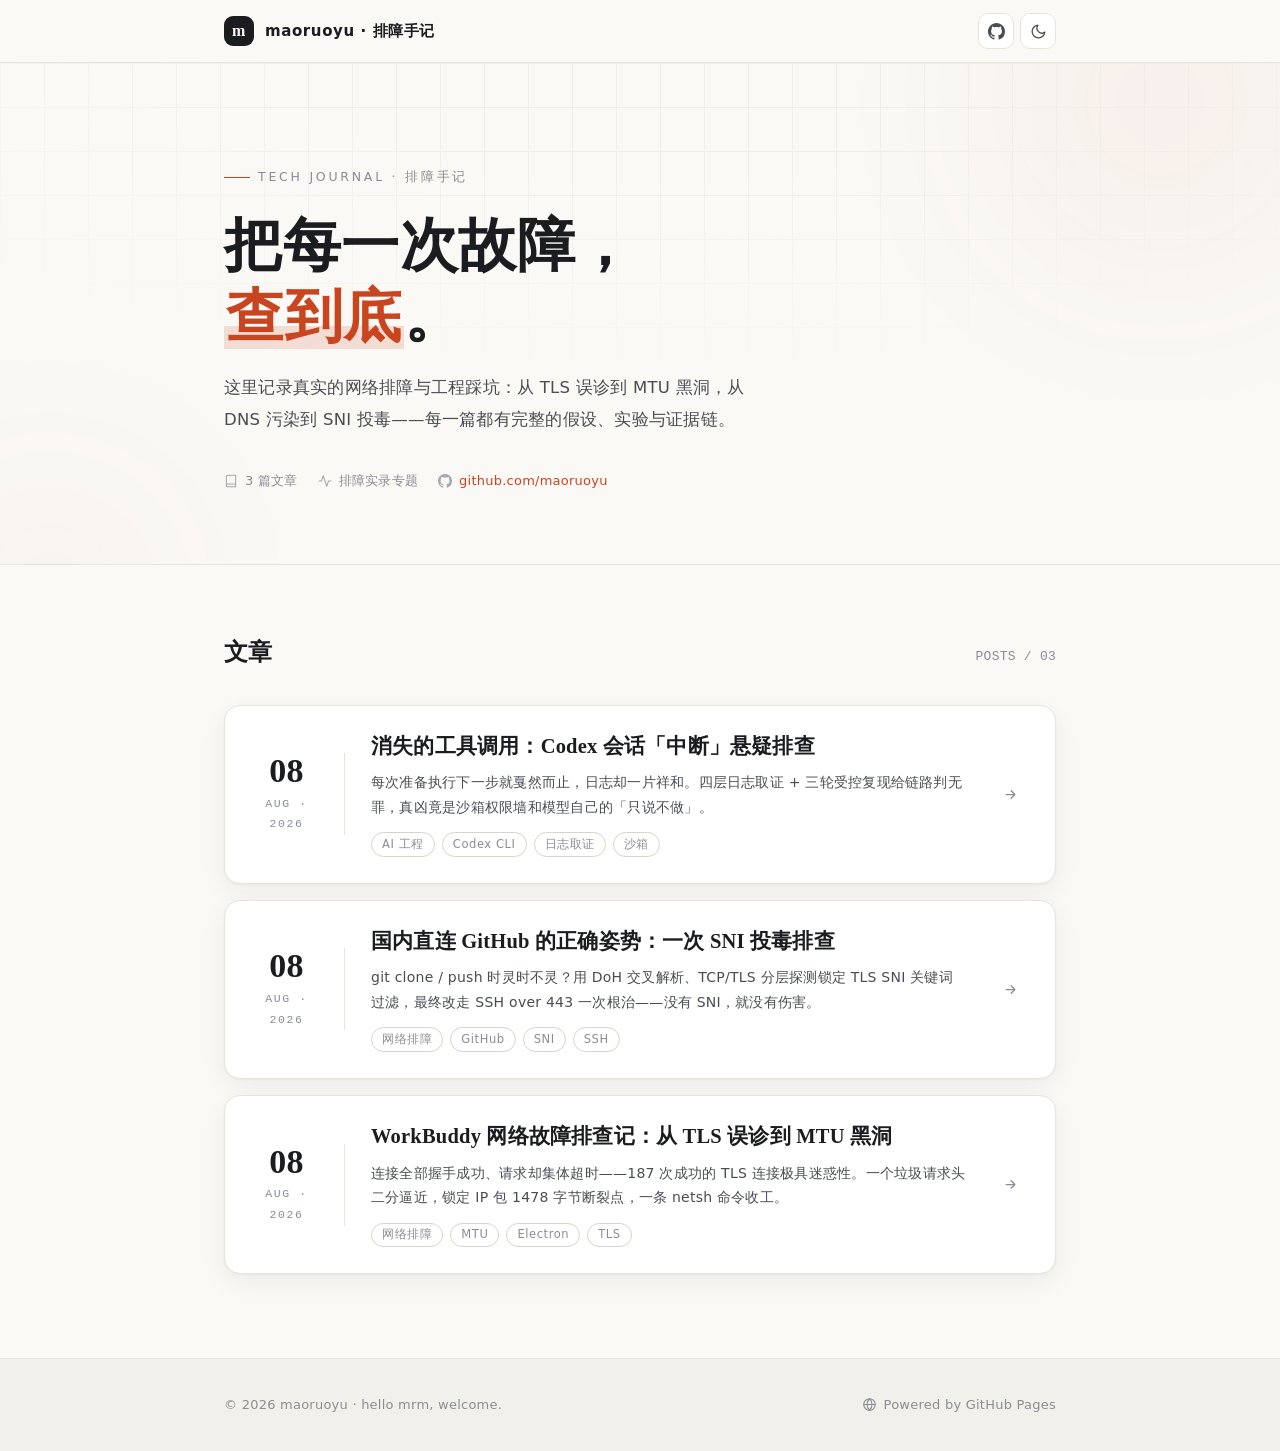
<file: index.html>
<!DOCTYPE html>
<html lang="zh-CN">
<head>
<meta charset="UTF-8">
<meta name="viewport" content="width=device-width, initial-scale=1.0">
<title>maoruoyu · 排障手记</title>
<meta name="description" content="maoruoyu 的技术手记：把每一次故障查到底。网络排障、工程实践与踩坑实录。">
<link rel="icon" href="data:image/svg+xml,%3Csvg xmlns='http://www.w3.org/2000/svg' viewBox='0 0 64 64'%3E%3Crect width='64' height='64' rx='14' fill='%23c8451f'/%3E%3Ctext x='32' y='45' font-family='Georgia,serif' font-size='40' font-weight='700' fill='%23fff' text-anchor='middle'%3Em%3C/text%3E%3C/svg%3E">
<link rel="stylesheet" href="assets/style.css">
<script>
(function () {
  var t = null;
  try { t = localStorage.getItem("theme"); } catch (e) {}
  if (t !== "dark" && t !== "light") {
    t = window.matchMedia("(prefers-color-scheme: dark)").matches ? "dark" : "light";
  }
  document.documentElement.setAttribute("data-theme", t);
})();
</script>
</head>
<body>

<div class="progress" aria-hidden="true"><i></i></div>

<header class="site-head">
  <div class="container">
    <a class="brand" href="index.html">
      <span class="mark">m</span>
      <span>maoruoyu · 排障手记</span>
    </a>
    <div class="head-actions">
      <a class="icon-btn" href="https://github.com/maoruoyu" target="_blank" rel="noopener" title="GitHub" aria-label="GitHub">
        <svg viewBox="0 0 16 16" fill="currentColor" aria-hidden="true"><path d="M8 0C3.58 0 0 3.58 0 8c0 3.54 2.29 6.53 5.47 7.59.4.07.55-.17.55-.38 0-.19-.01-.82-.01-1.49-2.01.37-2.53-.49-2.69-.94-.09-.23-.48-.94-.82-1.13-.28-.15-.68-.52-.01-.53.63-.01 1.08.58 1.23.82.72 1.21 1.87.87 2.33.66.07-.52.28-.87.51-1.07-1.78-.2-3.64-.89-3.64-3.95 0-.87.31-1.59.82-2.15-.08-.2-.36-1.02.08-2.12 0 0 .67-.21 2.2.82.64-.18 1.32-.27 2-.27s1.36.09 2 .27c1.53-1.04 2.2-.82 2.2-.82.44 1.1.16 1.92.08 2.12.51.56.82 1.27.82 2.15 0 3.07-1.87 3.75-3.65 3.95.29.25.54.73.54 1.48 0 1.07-.01 1.93-.01 2.2 0 .21.15.46.55.38A8.01 8.01 0 0 0 16 8c0-4.42-3.58-8-8-8z"/></svg>
      </a>
      <button class="icon-btn" type="button" data-theme-toggle title="切换明暗主题" aria-label="切换明暗主题">
        <svg class="moon" viewBox="0 0 24 24" fill="none" stroke="currentColor" stroke-width="1.8" stroke-linecap="round" stroke-linejoin="round" aria-hidden="true"><path d="M21 12.79A9 9 0 1 1 11.21 3 7 7 0 0 0 21 12.79z"/></svg>
        <svg class="sun" viewBox="0 0 24 24" fill="none" stroke="currentColor" stroke-width="1.8" stroke-linecap="round" stroke-linejoin="round" aria-hidden="true"><circle cx="12" cy="12" r="4.2"/><path d="M12 2.5v2.2M12 19.3v2.2M4.6 4.6l1.55 1.55M17.85 17.85l1.55 1.55M2.5 12h2.2M19.3 12h2.2M4.6 19.4l1.55-1.55M17.85 6.15L19.4 4.6"/></svg>
      </button>
    </div>
  </div>
</header>

<section class="hero">
  <div class="hero-grid" aria-hidden="true"></div>
  <div class="container hero-inner">
    <p class="kicker">Tech Journal · 排障手记</p>
    <h1>把每一次故障，<br><em>查到底</em>。</h1>
    <p class="lede">这里记录真实的网络排障与工程踩坑：从 TLS 误诊到 MTU 黑洞，从 DNS 污染到 SNI 投毒——每一篇都有完整的假设、实验与证据链。</p>
    <div class="hero-meta">
      <span>
        <svg viewBox="0 0 24 24" fill="none" stroke="currentColor" stroke-width="1.8" stroke-linecap="round" stroke-linejoin="round" aria-hidden="true"><path d="M4 19.5A2.5 2.5 0 0 1 6.5 17H20"/><path d="M6.5 2H20v20H6.5A2.5 2.5 0 0 1 4 19.5v-15A2.5 2.5 0 0 1 6.5 2z"/></svg>
        3 篇文章
      </span>
      <span>
        <svg viewBox="0 0 24 24" fill="none" stroke="currentColor" stroke-width="1.8" stroke-linecap="round" stroke-linejoin="round" aria-hidden="true"><path d="M22 12h-4l-3 9L9 3l-3 9H2"/></svg>
        排障实录专题
      </span>
      <span>
        <svg viewBox="0 0 16 16" fill="currentColor" aria-hidden="true"><path d="M8 0C3.58 0 0 3.58 0 8c0 3.54 2.29 6.53 5.47 7.59.4.07.55-.17.55-.38 0-.19-.01-.82-.01-1.49-2.01.37-2.53-.49-2.69-.94-.09-.23-.48-.94-.82-1.13-.28-.15-.68-.52-.01-.53.63-.01 1.08.58 1.23.82.72 1.21 1.87.87 2.33.66.07-.52.28-.87.51-1.07-1.78-.2-3.64-.89-3.64-3.95 0-.87.31-1.59.82-2.15-.08-.2-.36-1.02.08-2.12 0 0 .67-.21 2.2.82.64-.18 1.32-.27 2-.27s1.36.09 2 .27c1.53-1.04 2.2-.82 2.2-.82.44 1.1.16 1.92.08 2.12.51.56.82 1.27.82 2.15 0 3.07-1.87 3.75-3.65 3.95.29.25.54.73.54 1.48 0 1.07-.01 1.93-.01 2.2 0 .21.15.46.55.38A8.01 8.01 0 0 0 16 8c0-4.42-3.58-8-8-8z"/></svg>
        <a href="https://github.com/maoruoyu" target="_blank" rel="noopener">github.com/maoruoyu</a>
      </span>
    </div>
  </div>
</section>

<main class="section">
  <div class="container">
    <div class="section-head">
      <h2>文章</h2>
      <span class="count">POSTS / 03</span>
    </div>
    <div class="post-list">

      <a class="post-card reveal" href="posts/2026-08-08-codex-silent-interruption.html">
        <div class="date"><b>08</b><small>AUG · 2026</small></div>
        <div>
          <h3>消失的工具调用：Codex 会话「中断」悬疑排查</h3>
          <p>每次准备执行下一步就戛然而止，日志却一片祥和。四层日志取证 + 三轮受控复现给链路判无罪，真凶竟是沙箱权限墙和模型自己的「只说不做」。</p>
          <div class="chips">
            <span class="chip">AI 工程</span>
            <span class="chip">Codex CLI</span>
            <span class="chip">日志取证</span>
            <span class="chip">沙箱</span>
          </div>
        </div>
        <span class="go" aria-hidden="true">
          <svg viewBox="0 0 24 24" fill="none" stroke="currentColor" stroke-width="2" stroke-linecap="round" stroke-linejoin="round"><path d="M5 12h14M13 6l6 6-6 6"/></svg>
        </span>
      </a>

      <a class="post-card reveal" href="posts/2026-08-08-github-sni-fix.html">
        <div class="date"><b>08</b><small>AUG · 2026</small></div>
        <div>
          <h3>国内直连 GitHub 的正确姿势：一次 SNI 投毒排查</h3>
          <p>git clone / push 时灵时不灵？用 DoH 交叉解析、TCP/TLS 分层探测锁定 TLS SNI 关键词过滤，最终改走 SSH over 443 一次根治——没有 SNI，就没有伤害。</p>
          <div class="chips">
            <span class="chip">网络排障</span>
            <span class="chip">GitHub</span>
            <span class="chip">SNI</span>
            <span class="chip">SSH</span>
          </div>
        </div>
        <span class="go" aria-hidden="true">
          <svg viewBox="0 0 24 24" fill="none" stroke="currentColor" stroke-width="2" stroke-linecap="round" stroke-linejoin="round"><path d="M5 12h14M13 6l6 6-6 6"/></svg>
        </span>
      </a>

      <a class="post-card reveal" href="posts/2026-08-08-workbuddy-mtu-blackhole.html">
        <div class="date"><b>08</b><small>AUG · 2026</small></div>
        <div>
          <h3>WorkBuddy 网络故障排查记：从 TLS 误诊到 MTU 黑洞</h3>
          <p>连接全部握手成功、请求却集体超时——187 次成功的 TLS 连接极具迷惑性。一个垃圾请求头二分逼近，锁定 IP 包 1478 字节断裂点，一条 netsh 命令收工。</p>
          <div class="chips">
            <span class="chip">网络排障</span>
            <span class="chip">MTU</span>
            <span class="chip">Electron</span>
            <span class="chip">TLS</span>
          </div>
        </div>
        <span class="go" aria-hidden="true">
          <svg viewBox="0 0 24 24" fill="none" stroke="currentColor" stroke-width="2" stroke-linecap="round" stroke-linejoin="round"><path d="M5 12h14M13 6l6 6-6 6"/></svg>
        </span>
      </a>

    </div>
  </div>
</main>

<footer class="site-foot">
  <div class="container">
    <span>© <span data-year>2026</span> maoruoyu · hello mrm, welcome.</span>
    <a href="https://pages.github.com" target="_blank" rel="noopener">
      <svg viewBox="0 0 24 24" fill="none" stroke="currentColor" stroke-width="1.8" stroke-linecap="round" stroke-linejoin="round" aria-hidden="true"><circle cx="12" cy="12" r="9.2"/><path d="M3 12h18M12 2.8c2.6 2.5 4 5.7 4 9.2s-1.4 6.7-4 9.2c-2.6-2.5-4-5.7-4-9.2s1.4-6.7 4-9.2z"/></svg>
      Powered by GitHub Pages
    </a>
  </div>
</footer>

<button class="to-top" type="button" aria-label="回到顶部">
  <svg viewBox="0 0 24 24" fill="none" stroke="currentColor" stroke-width="2" stroke-linecap="round" stroke-linejoin="round" aria-hidden="true"><path d="M12 19V5M6 11l6-6 6 6"/></svg>
</button>

<script src="assets/blog.js"></script>
</body>
</html>
</file>
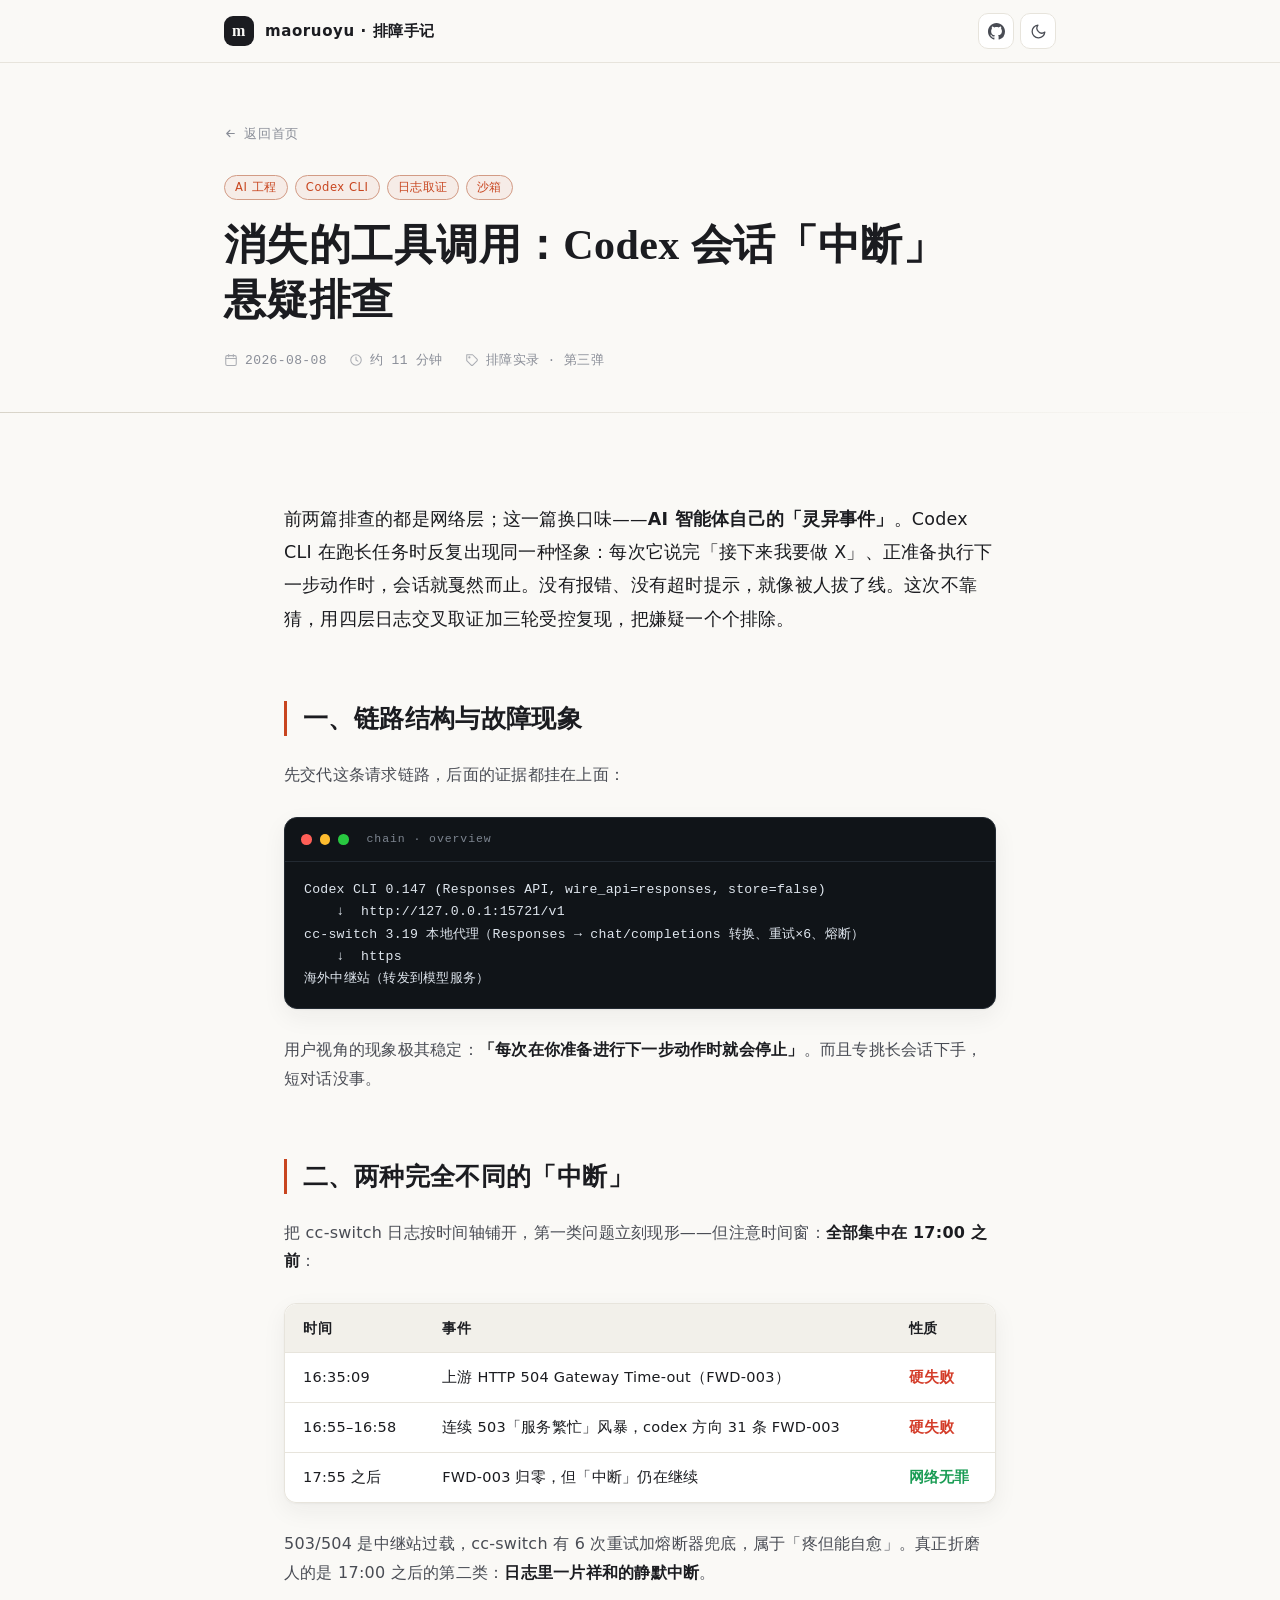
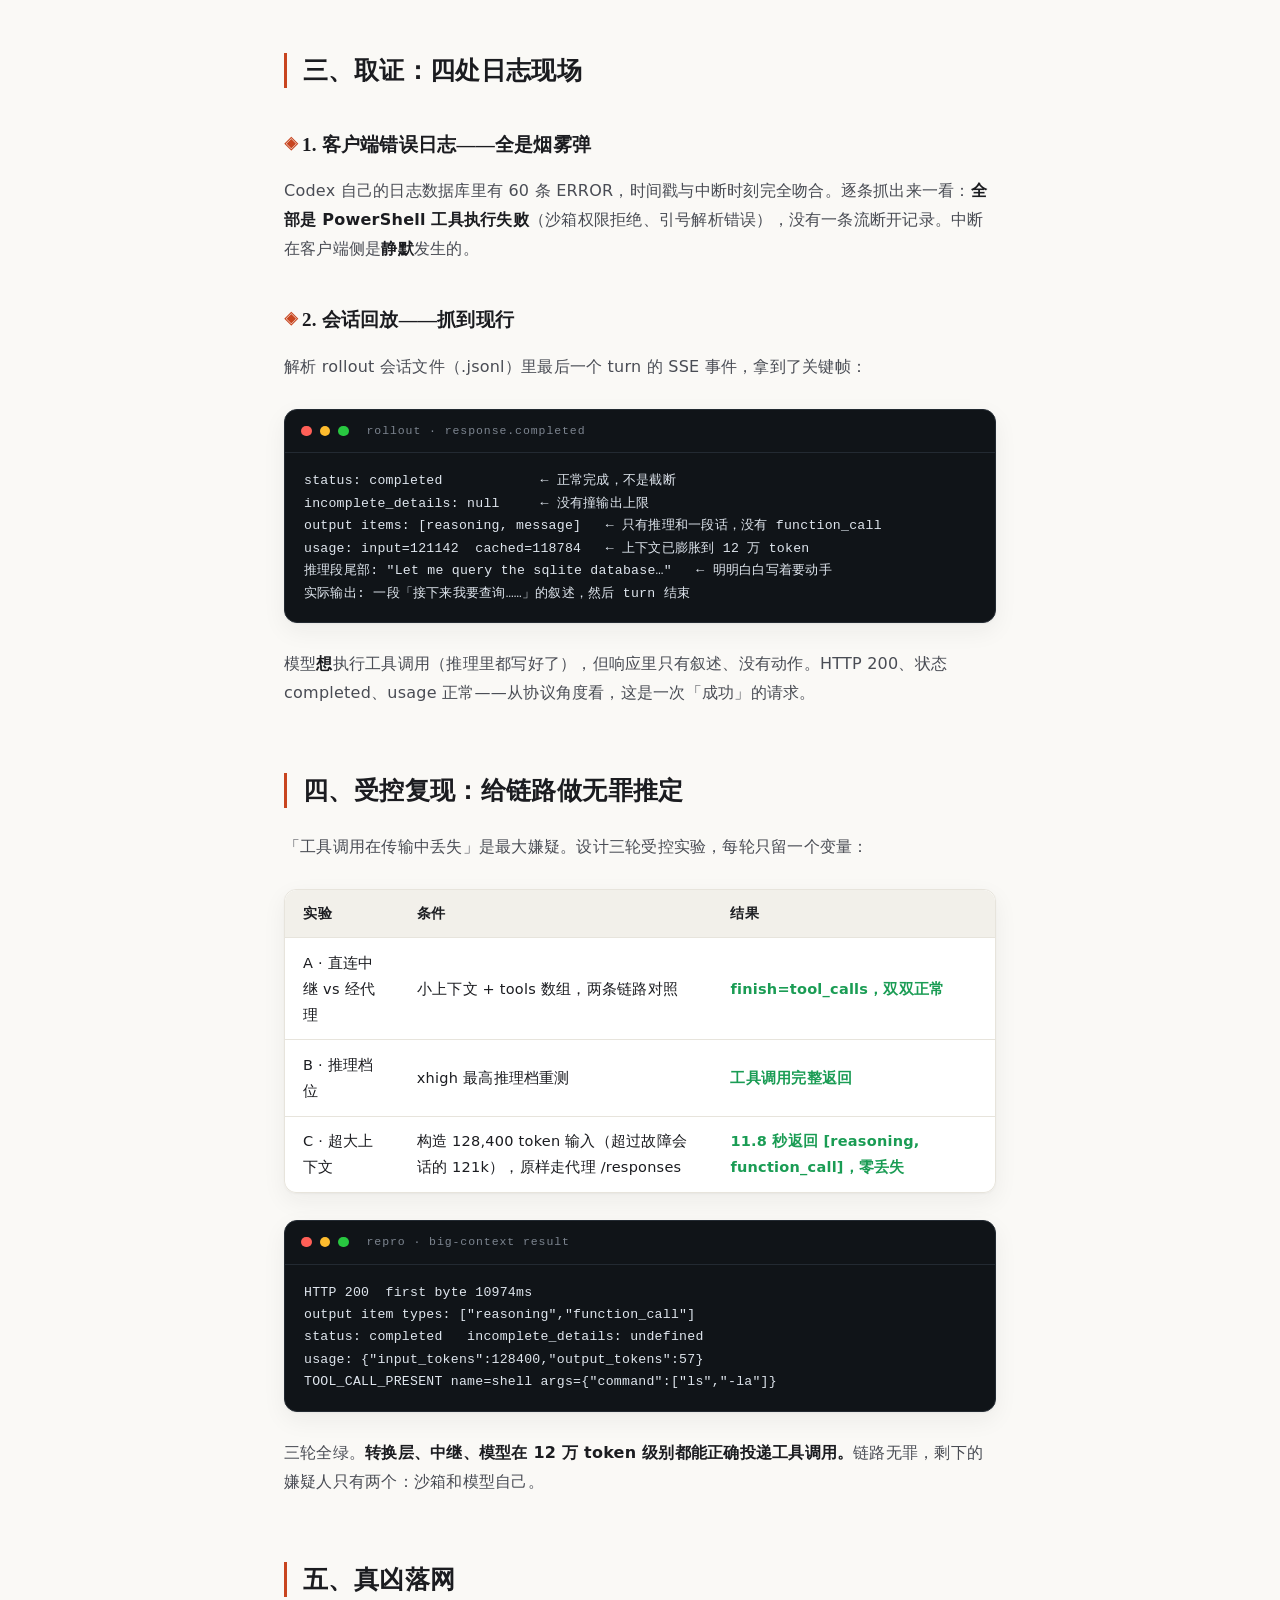
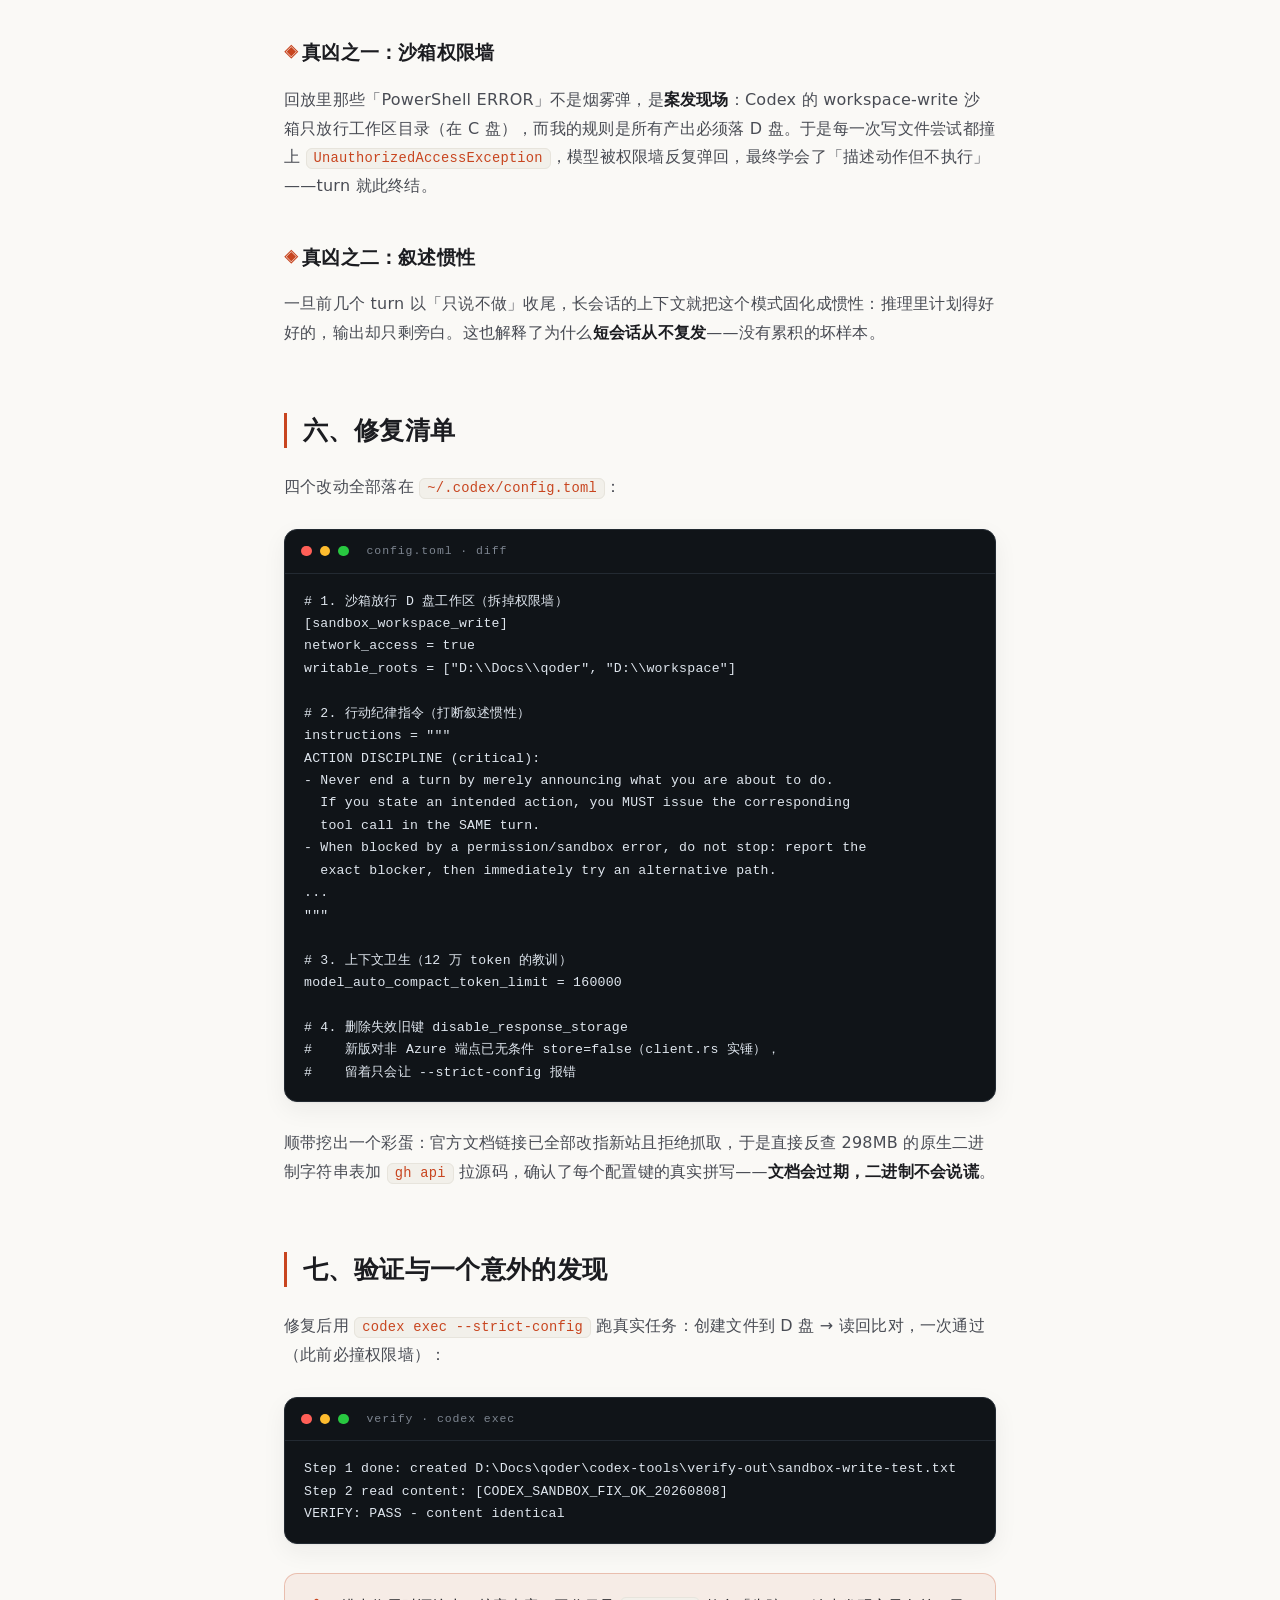
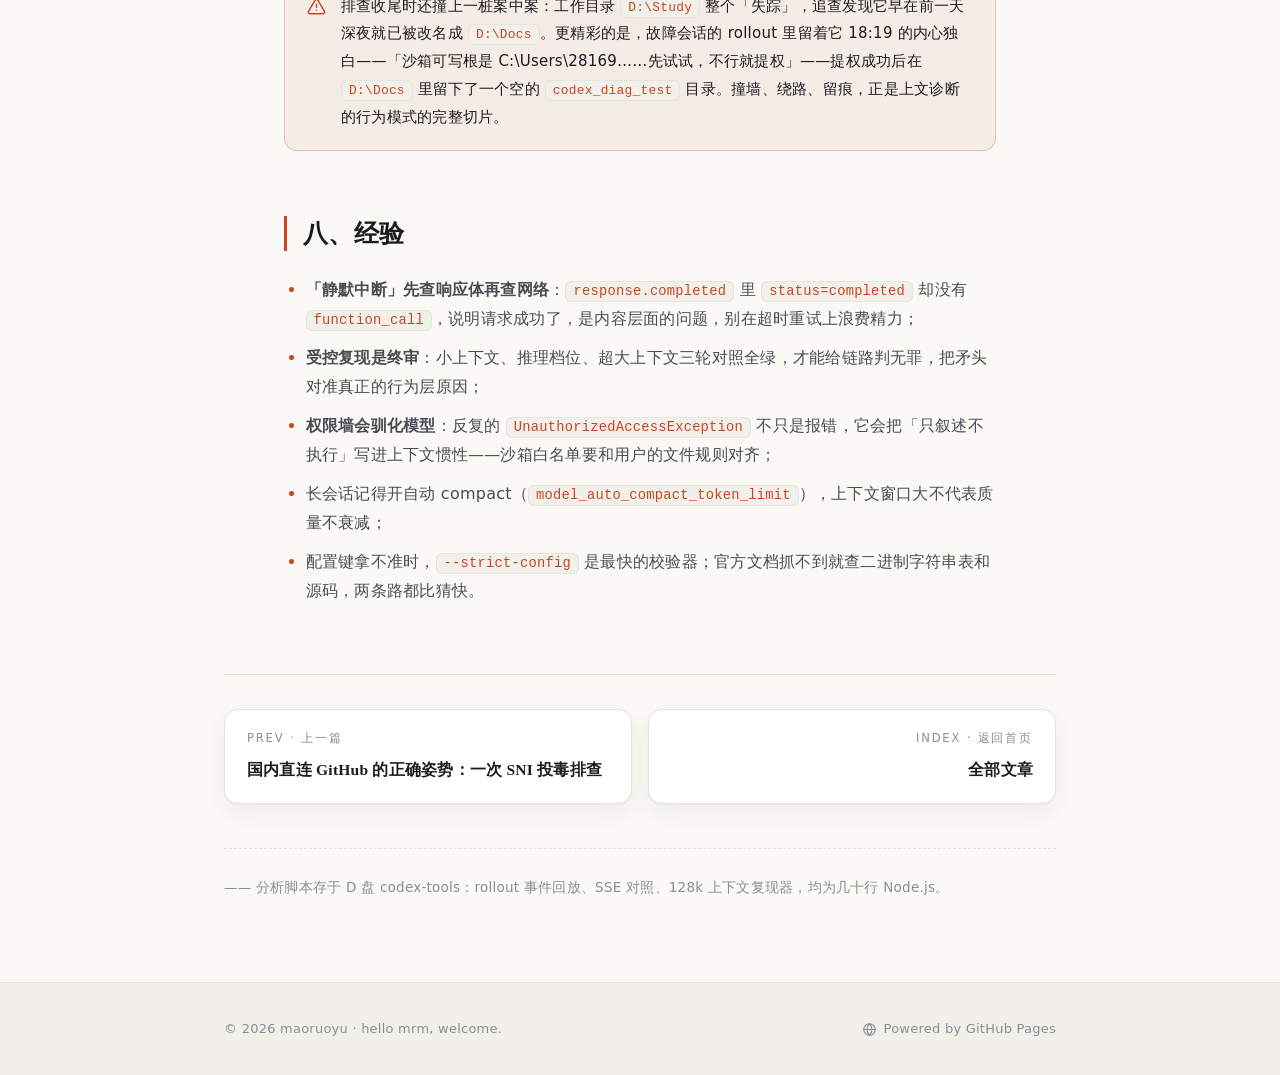
<file: posts/2026-08-08-codex-silent-interruption.html>
<!DOCTYPE html>
<html lang="zh-CN">
<head>
<meta charset="UTF-8">
<meta name="viewport" content="width=device-width, initial-scale=1.0">
<title>消失的工具调用：Codex 会话「中断」悬疑排查 · maoruoyu</title>
<meta name="description" content="Codex 总在准备执行下一步时戛然而止。四层日志交叉取证 + 三轮受控复现，证明链路无罪：真凶是沙箱权限墙与模型自己的「只说不做」。">
<link rel="icon" href="data:image/svg+xml,%3Csvg xmlns='http://www.w3.org/2000/svg' viewBox='0 0 64 64'%3E%3Crect width='64' height='64' rx='14' fill='%23c8451f'/%3E%3Ctext x='32' y='45' font-family='Georgia,serif' font-size='40' font-weight='700' fill='%23fff' text-anchor='middle'%3Em%3C/text%3E%3C/svg%3E">
<link rel="stylesheet" href="../assets/style.css">
<script>
(function () {
  var t = null;
  try { t = localStorage.getItem("theme"); } catch (e) {}
  if (t !== "dark" && t !== "light") {
    t = window.matchMedia("(prefers-color-scheme: dark)").matches ? "dark" : "light";
  }
  document.documentElement.setAttribute("data-theme", t);
})();
</script>
</head>
<body>

<div class="progress" aria-hidden="true"><i></i></div>

<header class="site-head">
  <div class="container">
    <a class="brand" href="../index.html">
      <span class="mark">m</span>
      <span>maoruoyu · 排障手记</span>
    </a>
    <div class="head-actions">
      <a class="icon-btn" href="https://github.com/maoruoyu" target="_blank" rel="noopener" title="GitHub" aria-label="GitHub">
        <svg viewBox="0 0 16 16" fill="currentColor" aria-hidden="true"><path d="M8 0C3.58 0 0 3.58 0 8c0 3.54 2.29 6.53 5.47 7.59.4.07.55-.17.55-.38 0-.19-.01-.82-.01-1.49-2.01.37-2.53-.49-2.69-.94-.09-.23-.48-.94-.82-1.13-.28-.15-.68-.52-.01-.53.63-.01 1.08.58 1.23.82.72 1.21 1.87.87 2.33.66.07-.52.28-.87.51-1.07-1.78.2-3.64-.89-3.64-3.95 0-.87.31-1.59.82-2.15-.08-.2-.36-1.02.08-2.12 0 0 .67-.21 2.2.82.64-.18 1.32-.27 2-.27s1.36.09 2 .27c1.53-1.04 2.2-.82 2.2-.82.44 1.1.16 1.92.08 2.12.51.56.82 1.27.82 2.15 0 3.07-1.87 3.75-3.65 3.95.29.25.54.73.54 1.48 0 1.07-.01 1.93-.01 2.2 0 .21.15.46.55.38A8.01 8.01 0 0 0 16 8c0-4.42-3.58-8-8-8z"/></svg>
      </a>
      <button class="icon-btn" type="button" data-theme-toggle title="切换明暗主题" aria-label="切换明暗主题">
        <svg class="moon" viewBox="0 0 24 24" fill="none" stroke="currentColor" stroke-width="1.8" stroke-linecap="round" stroke-linejoin="round" aria-hidden="true"><path d="M21 12.79A9 9 0 1 1 11.21 3 7 7 0 0 0 21 12.79z"/></svg>
        <svg class="sun" viewBox="0 0 24 24" fill="none" stroke="currentColor" stroke-width="1.8" stroke-linecap="round" stroke-linejoin="round" aria-hidden="true"><circle cx="12" cy="12" r="4.2"/><path d="M12 2.5v2.2M12 19.3v2.2M4.6 4.6l1.55 1.55M17.85 17.85l1.55 1.55M2.5 12h2.2M19.3 12h2.2M4.6 19.4l1.55-1.55M17.85 6.15L19.4 4.6"/></svg>
      </button>
    </div>
  </div>
</header>

<article>
  <div class="post-hero">
    <div class="container">
      <a class="crumb" href="../index.html">
        <svg viewBox="0 0 24 24" fill="none" stroke="currentColor" stroke-width="2" stroke-linecap="round" stroke-linejoin="round" aria-hidden="true"><path d="M19 12H5M11 18l-6-6 6-6"/></svg>
        返回首页
      </a>
      <div class="chips">
        <span class="chip">AI 工程</span>
        <span class="chip">Codex CLI</span>
        <span class="chip">日志取证</span>
        <span class="chip">沙箱</span>
      </div>
      <h1 class="post-title">消失的工具调用：Codex 会话「中断」悬疑排查</h1>
      <div class="post-meta">
        <span>
          <svg viewBox="0 0 24 24" fill="none" stroke="currentColor" stroke-width="1.8" stroke-linecap="round" stroke-linejoin="round" aria-hidden="true"><rect x="3" y="4.5" width="18" height="17" rx="2.5"/><path d="M3 9.5h18M8 2.5v4M16 2.5v4"/></svg>
          2026-08-08
        </span>
        <span>
          <svg viewBox="0 0 24 24" fill="none" stroke="currentColor" stroke-width="1.8" stroke-linecap="round" stroke-linejoin="round" aria-hidden="true"><circle cx="12" cy="12" r="9"/><path d="M12 7v5l3.2 2"/></svg>
          约 11 分钟
        </span>
        <span>
          <svg viewBox="0 0 24 24" fill="none" stroke="currentColor" stroke-width="1.8" stroke-linecap="round" stroke-linejoin="round" aria-hidden="true"><path d="M20.6 13.4 13.4 20.6a2 2 0 0 1-2.8 0L3 13V3h10l7.6 7.6a2 2 0 0 1 0 2.8z"/><circle cx="7.5" cy="7.5" r="1"/></svg>
          排障实录 · 第三弹
        </span>
      </div>
    </div>
  </div>

  <div class="post-body">
    <div class="container">

      <p class="lead">前两篇排查的都是网络层；这一篇换口味——<strong>AI 智能体自己的「灵异事件」</strong>。Codex CLI 在跑长任务时反复出现同一种怪象：每次它说完「接下来我要做 X」、正准备执行下一步动作时，会话就戛然而止。没有报错、没有超时提示，就像被人拔了线。这次不靠猜，用四层日志交叉取证加三轮受控复现，把嫌疑一个个排除。</p>

      <h2>一、链路结构与故障现象</h2>
      <p>先交代这条请求链路，后面的证据都挂在上面：</p>
      <div class="codewin">
        <div class="codewin-bar"><i></i><i></i><i></i><span>chain · overview</span></div>
        <pre><code>Codex CLI 0.147 (Responses API, wire_api=responses, store=false)
    ↓  http://127.0.0.1:15721/v1
cc-switch 3.19 本地代理（Responses → chat/completions 转换、重试×6、熔断）
    ↓  https
海外中继站（转发到模型服务）</code></pre>
      </div>
      <p>用户视角的现象极其稳定：<strong>「每次在你准备进行下一步动作时就会停止」</strong>。而且专挑长会话下手，短对话没事。</p>

      <h2>二、两种完全不同的「中断」</h2>
      <p>把 cc-switch 日志按时间轴铺开，第一类问题立刻现形——但注意时间窗：<strong>全部集中在 17:00 之前</strong>：</p>
      <div class="tablewrap">
        <table>
          <thead>
            <tr><th>时间</th><th>事件</th><th>性质</th></tr>
          </thead>
          <tbody>
            <tr><td>16:35:09</td><td>上游 HTTP 504 Gateway Time-out（FWD-003）</td><td><span class="bad">硬失败</span></td></tr>
            <tr><td>16:55–16:58</td><td>连续 503「服务繁忙」风暴，codex 方向 31 条 FWD-003</td><td><span class="bad">硬失败</span></td></tr>
            <tr><td>17:55 之后</td><td>FWD-003 归零，但「中断」仍在继续</td><td><span class="ok">网络无罪</span></td></tr>
          </tbody>
        </table>
      </div>
      <p>503/504 是中继站过载，cc-switch 有 6 次重试加熔断器兜底，属于「疼但能自愈」。真正折磨人的是 17:00 之后的第二类：<strong>日志里一片祥和的静默中断</strong>。</p>

      <h2>三、取证：四处日志现场</h2>
      <h3>1. 客户端错误日志——全是烟雾弹</h3>
      <p>Codex 自己的日志数据库里有 60 条 ERROR，时间戳与中断时刻完全吻合。逐条抓出来一看：<strong>全部是 PowerShell 工具执行失败</strong>（沙箱权限拒绝、引号解析错误），没有一条流断开记录。中断在客户端侧是<strong>静默</strong>发生的。</p>

      <h3>2. 会话回放——抓到现行</h3>
      <p>解析 rollout 会话文件（.jsonl）里最后一个 turn 的 SSE 事件，拿到了关键帧：</p>
      <div class="codewin">
        <div class="codewin-bar"><i></i><i></i><i></i><span>rollout · response.completed</span></div>
        <pre><code>status: completed            ← 正常完成，不是截断
incomplete_details: null     ← 没有撞输出上限
output items: [reasoning, message]   ← 只有推理和一段话，没有 function_call
usage: input=121142  cached=118784   ← 上下文已膨胀到 12 万 token
推理段尾部: "Let me query the sqlite database…"   ← 明明白白写着要动手
实际输出: 一段「接下来我要查询……」的叙述，然后 turn 结束</code></pre>
      </div>
      <p>模型<strong>想</strong>执行工具调用（推理里都写好了），但响应里只有叙述、没有动作。HTTP 200、状态 completed、usage 正常——从协议角度看，这是一次「成功」的请求。</p>

      <h2>四、受控复现：给链路做无罪推定</h2>
      <p>「工具调用在传输中丢失」是最大嫌疑。设计三轮受控实验，每轮只留一个变量：</p>
      <div class="tablewrap">
        <table>
          <thead>
            <tr><th>实验</th><th>条件</th><th>结果</th></tr>
          </thead>
          <tbody>
            <tr><td>A · 直连中继 vs 经代理</td><td>小上下文 + tools 数组，两条链路对照</td><td><span class="ok">finish=tool_calls，双双正常</span></td></tr>
            <tr><td>B · 推理档位</td><td>xhigh 最高推理档重测</td><td><span class="ok">工具调用完整返回</span></td></tr>
            <tr><td>C · 超大上下文</td><td>构造 128,400 token 输入（超过故障会话的 121k），原样走代理 /responses</td><td><span class="ok">11.8 秒返回 [reasoning, function_call]，零丢失</span></td></tr>
          </tbody>
        </table>
      </div>
      <div class="codewin">
        <div class="codewin-bar"><i></i><i></i><i></i><span>repro · big-context result</span></div>
        <pre><code>HTTP 200  first byte 10974ms
output item types: ["reasoning","function_call"]
status: completed   incomplete_details: undefined
usage: {"input_tokens":128400,"output_tokens":57}
TOOL_CALL_PRESENT name=shell args={"command":["ls","-la"]}</code></pre>
      </div>
      <p>三轮全绿。<strong>转换层、中继、模型在 12 万 token 级别都能正确投递工具调用。</strong>链路无罪，剩下的嫌疑人只有两个：沙箱和模型自己。</p>

      <h2>五、真凶落网</h2>
      <h3>真凶之一：沙箱权限墙</h3>
      <p>回放里那些「PowerShell ERROR」不是烟雾弹，是<strong>案发现场</strong>：Codex 的 workspace-write 沙箱只放行工作区目录（在 C 盘），而我的规则是所有产出必须落 D 盘。于是每一次写文件尝试都撞上 <code>UnauthorizedAccessException</code>，模型被权限墙反复弹回，最终学会了「描述动作但不执行」——turn 就此终结。</p>

      <h3>真凶之二：叙述惯性</h3>
      <p>一旦前几个 turn 以「只说不做」收尾，长会话的上下文就把这个模式固化成惯性：推理里计划得好好的，输出却只剩旁白。这也解释了为什么<strong>短会话从不复发</strong>——没有累积的坏样本。</p>

      <h2>六、修复清单</h2>
      <p>四个改动全部落在 <code>~/.codex/config.toml</code>：</p>
      <div class="codewin">
        <div class="codewin-bar"><i></i><i></i><i></i><span>config.toml · diff</span></div>
        <pre><code># 1. 沙箱放行 D 盘工作区（拆掉权限墙）
[sandbox_workspace_write]
network_access = true
writable_roots = ["D:\\Docs\\qoder", "D:\\workspace"]

# 2. 行动纪律指令（打断叙述惯性）
instructions = """
ACTION DISCIPLINE (critical):
- Never end a turn by merely announcing what you are about to do.
  If you state an intended action, you MUST issue the corresponding
  tool call in the SAME turn.
- When blocked by a permission/sandbox error, do not stop: report the
  exact blocker, then immediately try an alternative path.
...
"""

# 3. 上下文卫生（12 万 token 的教训）
model_auto_compact_token_limit = 160000

# 4. 删除失效旧键 disable_response_storage
#    新版对非 Azure 端点已无条件 store=false（client.rs 实锤），
#    留着只会让 --strict-config 报错</code></pre>
      </div>
      <p>顺带挖出一个彩蛋：官方文档链接已全部改指新站且拒绝抓取，于是直接反查 298MB 的原生二进制字符串表加 <code>gh api</code> 拉源码，确认了每个配置键的真实拼写——<strong>文档会过期，二进制不会说谎</strong>。</p>

      <h2>七、验证与一个意外的发现</h2>
      <p>修复后用 <code>codex exec --strict-config</code> 跑真实任务：创建文件到 D 盘 → 读回比对，一次通过（此前必撞权限墙）：</p>
      <div class="codewin">
        <div class="codewin-bar"><i></i><i></i><i></i><span>verify · codex exec</span></div>
        <pre><code>Step 1 done: created D:\Docs\qoder\codex-tools\verify-out\sandbox-write-test.txt
Step 2 read content: [CODEX_SANDBOX_FIX_OK_20260808]
VERIFY: PASS - content identical</code></pre>
      </div>
      <div class="callout">
        <svg viewBox="0 0 24 24" fill="none" stroke="currentColor" stroke-width="1.8" stroke-linecap="round" stroke-linejoin="round" aria-hidden="true"><path d="M12 9v4M12 16.6v.01M10.3 3.9 1.9 18.1a2 2 0 0 0 1.7 3h16.8a2 2 0 0 0 1.7-3L13.7 3.9a2 2 0 0 0-3.4 0z"/></svg>
        <p>排查收尾时还撞上一桩案中案：工作目录 <code>D:\Study</code> 整个「失踪」，追查发现它早在前一天深夜就已被改名成 <code>D:\Docs</code>。更精彩的是，故障会话的 rollout 里留着它 18:19 的内心独白——「沙箱可写根是 C:\Users\28169……先试试，不行就提权」——提权成功后在 <code>D:\Docs</code> 里留下了一个空的 <code>codex_diag_test</code> 目录。撞墙、绕路、留痕，正是上文诊断的行为模式的完整切片。</p>
      </div>

      <h2>八、经验</h2>
      <ul>
        <li><strong>「静默中断」先查响应体再查网络</strong>：<code>response.completed</code> 里 <code>status=completed</code> 却没有 <code>function_call</code>，说明请求成功了，是内容层面的问题，别在超时重试上浪费精力；</li>
        <li><strong>受控复现是终审</strong>：小上下文、推理档位、超大上下文三轮对照全绿，才能给链路判无罪，把矛头对准真正的行为层原因；</li>
        <li><strong>权限墙会驯化模型</strong>：反复的 <code>UnauthorizedAccessException</code> 不只是报错，它会把「只叙述不执行」写进上下文惯性——沙箱白名单要和用户的文件规则对齐；</li>
        <li>长会话记得开自动 compact（<code>model_auto_compact_token_limit</code>），上下文窗口大不代表质量不衰减；</li>
        <li>配置键拿不准时，<code>--strict-config</code> 是最快的校验器；官方文档抓不到就查二进制字符串表和源码，两条路都比猜快。</li>
      </ul>

    </div>
  </div>

  <div class="post-foot">
    <div class="container">
      <nav class="post-nav">
        <a class="prev" href="2026-08-08-github-sni-fix.html">
          <small>Prev · 上一篇</small>
          <b>国内直连 GitHub 的正确姿势：一次 SNI 投毒排查</b>
        </a>
        <a class="next" href="../index.html">
          <small>Index · 返回首页</small>
          <b>全部文章</b>
        </a>
      </nav>
      <p class="colophon">—— 分析脚本存于 D 盘 codex-tools：rollout 事件回放、SSE 对照、128k 上下文复现器，均为几十行 Node.js。</p>
    </div>
  </div>
</article>

<footer class="site-foot">
  <div class="container">
    <span>© <span data-year>2026</span> maoruoyu · hello mrm, welcome.</span>
    <a href="https://pages.github.com" target="_blank" rel="noopener">
      <svg viewBox="0 0 24 24" fill="none" stroke="currentColor" stroke-width="1.8" stroke-linecap="round" stroke-linejoin="round" aria-hidden="true"><circle cx="12" cy="12" r="9.2"/><path d="M3 12h18M12 2.8c2.6 2.5 4 5.7 4 9.2s-1.4 6.7-4 9.2c-2.6-2.5-4-5.7-4-9.2s1.4-6.7 4-9.2z"/></svg>
      Powered by GitHub Pages
    </a>
  </div>
</footer>

<button class="to-top" type="button" aria-label="回到顶部">
  <svg viewBox="0 0 24 24" fill="none" stroke="currentColor" stroke-width="2" stroke-linecap="round" stroke-linejoin="round" aria-hidden="true"><path d="M12 19V5M6 11l6-6 6 6"/></svg>
</button>

<script src="../assets/blog.js"></script>
</body>
</html>
</file>
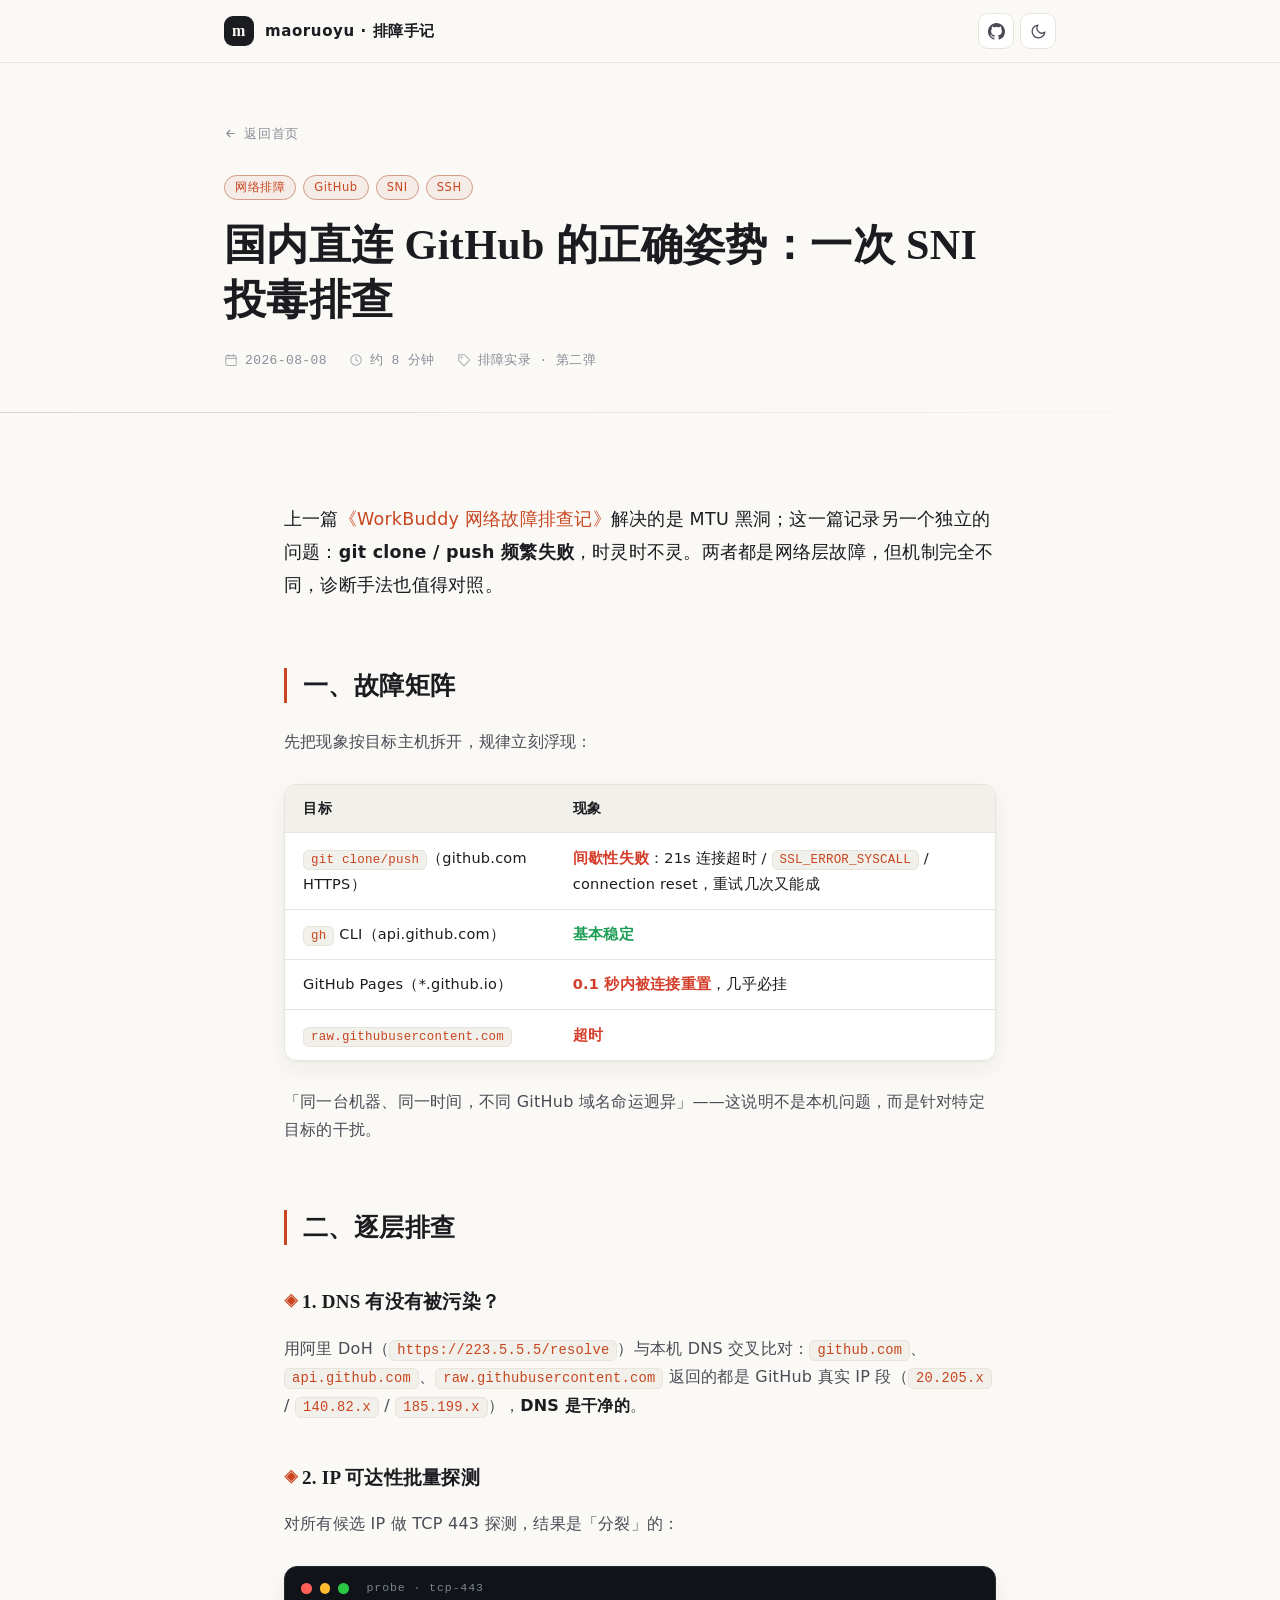
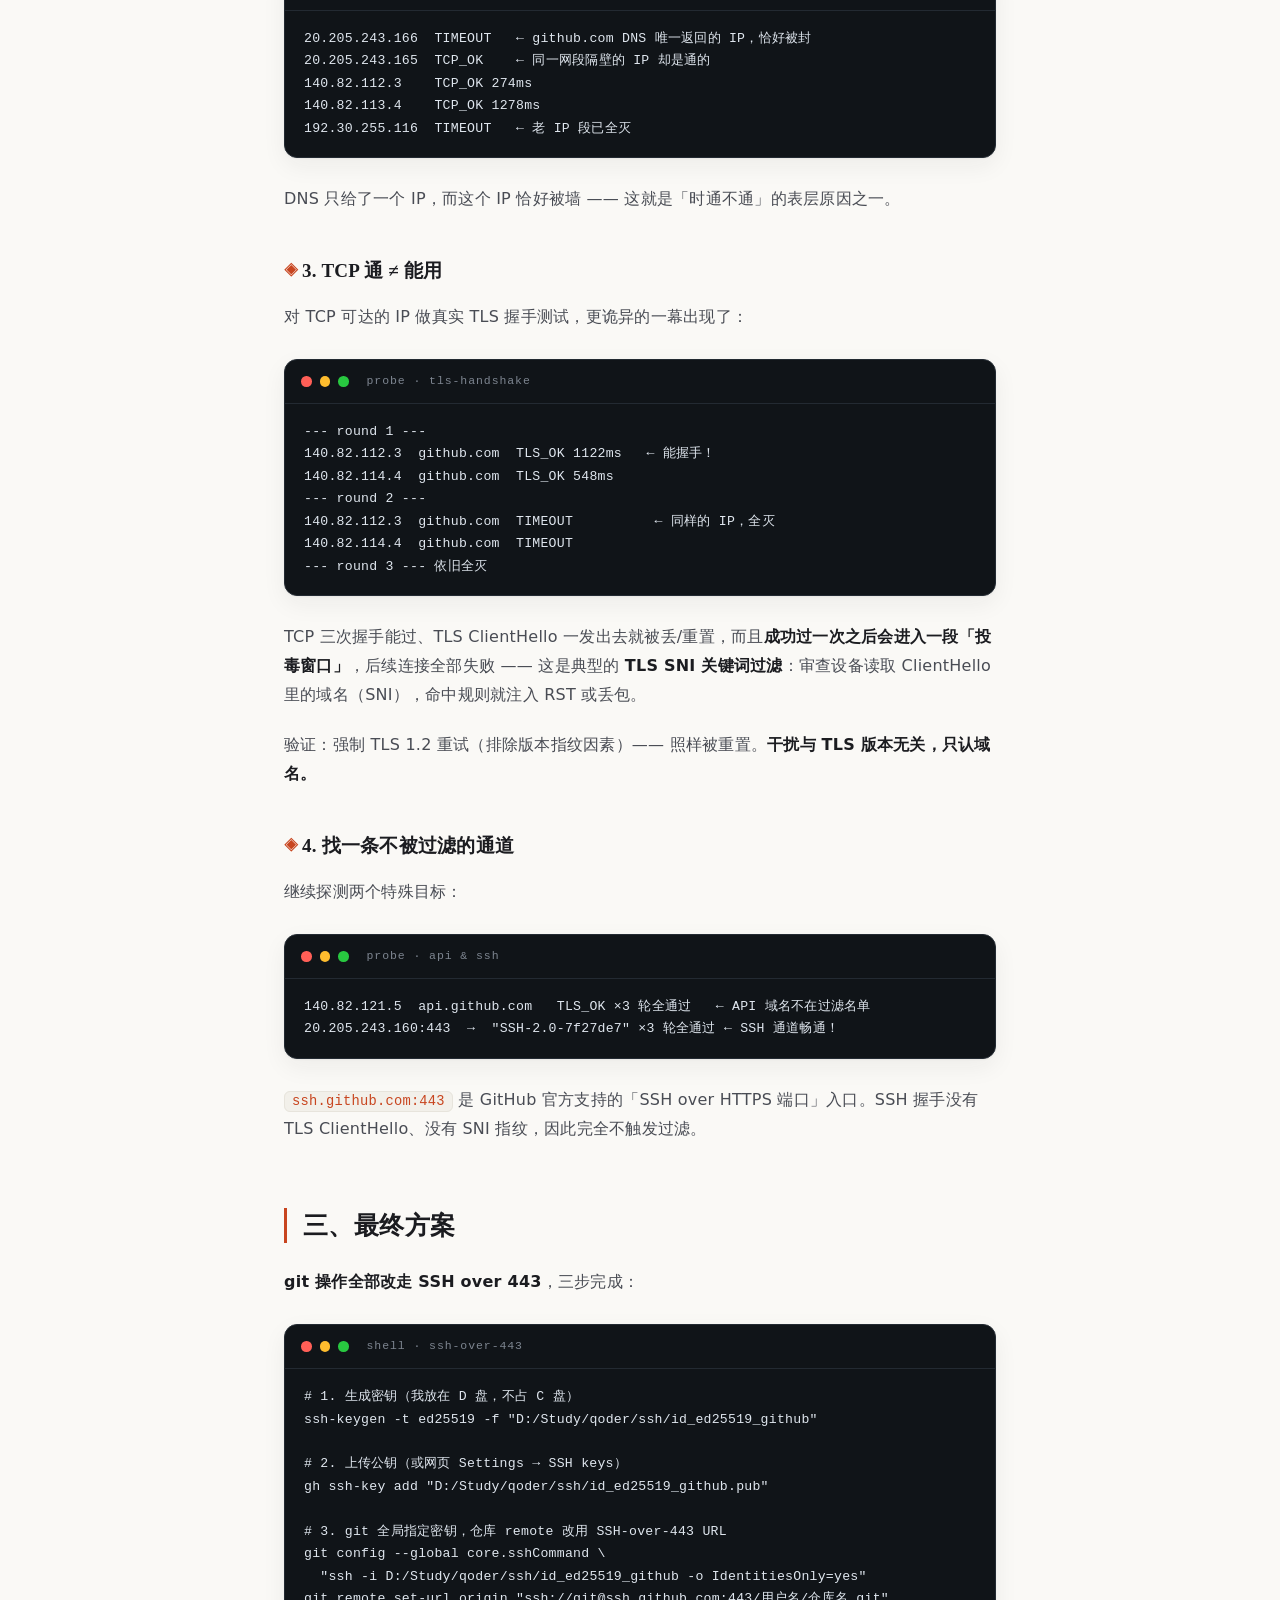
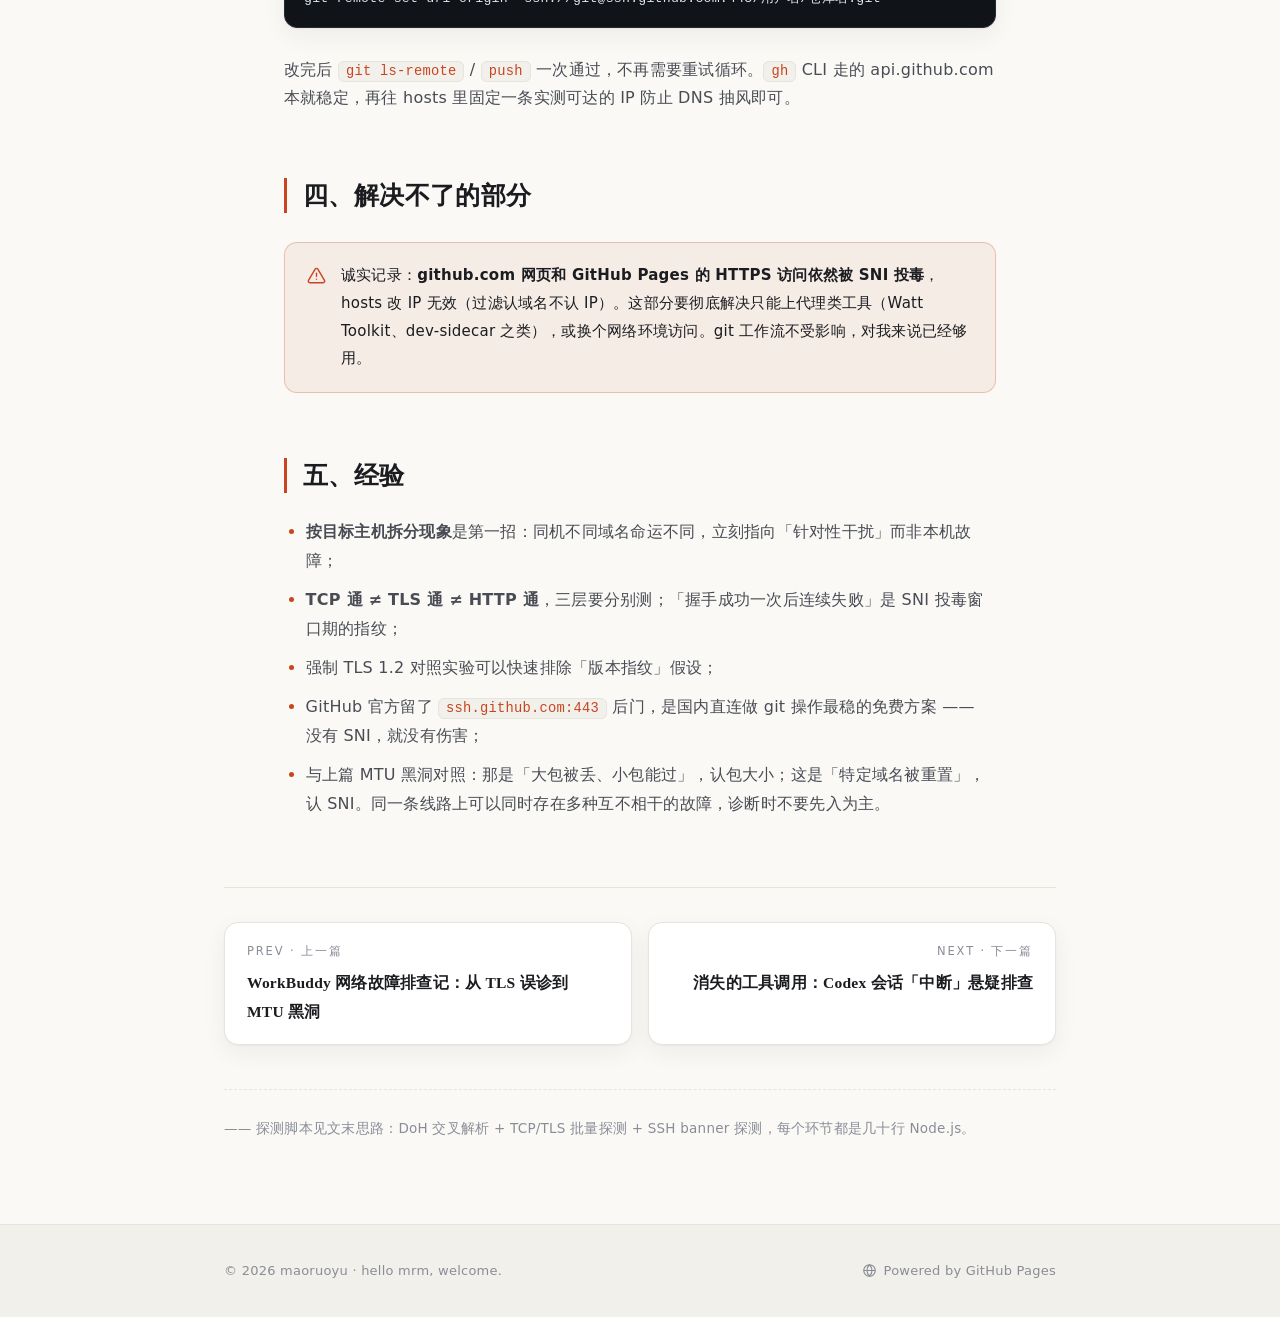
<file: posts/2026-08-08-github-sni-fix.html>
<!DOCTYPE html>
<html lang="zh-CN">
<head>
<meta charset="UTF-8">
<meta name="viewport" content="width=device-width, initial-scale=1.0">
<title>国内直连 GitHub 的正确姿势：一次 SNI 投毒排查 · maoruoyu</title>
<meta name="description" content="git clone / push 时灵时不灵？DoH 交叉解析 + TCP/TLS 分层探测，锁定 TLS SNI 关键词过滤，改走 SSH over 443 一次根治。">
<link rel="icon" href="data:image/svg+xml,%3Csvg xmlns='http://www.w3.org/2000/svg' viewBox='0 0 64 64'%3E%3Crect width='64' height='64' rx='14' fill='%23c8451f'/%3E%3Ctext x='32' y='45' font-family='Georgia,serif' font-size='40' font-weight='700' fill='%23fff' text-anchor='middle'%3Em%3C/text%3E%3C/svg%3E">
<link rel="stylesheet" href="../assets/style.css">
<script>
(function () {
  var t = null;
  try { t = localStorage.getItem("theme"); } catch (e) {}
  if (t !== "dark" && t !== "light") {
    t = window.matchMedia("(prefers-color-scheme: dark)").matches ? "dark" : "light";
  }
  document.documentElement.setAttribute("data-theme", t);
})();
</script>
</head>
<body>

<div class="progress" aria-hidden="true"><i></i></div>

<header class="site-head">
  <div class="container">
    <a class="brand" href="../index.html">
      <span class="mark">m</span>
      <span>maoruoyu · 排障手记</span>
    </a>
    <div class="head-actions">
      <a class="icon-btn" href="https://github.com/maoruoyu" target="_blank" rel="noopener" title="GitHub" aria-label="GitHub">
        <svg viewBox="0 0 16 16" fill="currentColor" aria-hidden="true"><path d="M8 0C3.58 0 0 3.58 0 8c0 3.54 2.29 6.53 5.47 7.59.4.07.55-.17.55-.38 0-.19-.01-.82-.01-1.49-2.01.37-2.53-.49-2.69-.94-.09-.23-.48-.94-.82-1.13-.28-.15-.68-.52-.01-.53.63-.01 1.08.58 1.23.82.72 1.21 1.87.87 2.33.66.07-.52.28-.87.51-1.07-1.78-.2-3.64-.89-3.64-3.95 0-.87.31-1.59.82-2.15-.08-.2-.36-1.02.08-2.12 0 0 .67-.21 2.2.82.64-.18 1.32-.27 2-.27s1.36.09 2 .27c1.53-1.04 2.2-.82 2.2-.82.44 1.1.16 1.92.08 2.12.51.56.82 1.27.82 2.15 0 3.07-1.87 3.75-3.65 3.95.29.25.54.73.54 1.48 0 1.07-.01 1.93-.01 2.2 0 .21.15.46.55.38A8.01 8.01 0 0 0 16 8c0-4.42-3.58-8-8-8z"/></svg>
      </a>
      <button class="icon-btn" type="button" data-theme-toggle title="切换明暗主题" aria-label="切换明暗主题">
        <svg class="moon" viewBox="0 0 24 24" fill="none" stroke="currentColor" stroke-width="1.8" stroke-linecap="round" stroke-linejoin="round" aria-hidden="true"><path d="M21 12.79A9 9 0 1 1 11.21 3 7 7 0 0 0 21 12.79z"/></svg>
        <svg class="sun" viewBox="0 0 24 24" fill="none" stroke="currentColor" stroke-width="1.8" stroke-linecap="round" stroke-linejoin="round" aria-hidden="true"><circle cx="12" cy="12" r="4.2"/><path d="M12 2.5v2.2M12 19.3v2.2M4.6 4.6l1.55 1.55M17.85 17.85l1.55 1.55M2.5 12h2.2M19.3 12h2.2M4.6 19.4l1.55-1.55M17.85 6.15L19.4 4.6"/></svg>
      </button>
    </div>
  </div>
</header>

<article>
  <div class="post-hero">
    <div class="container">
      <a class="crumb" href="../index.html">
        <svg viewBox="0 0 24 24" fill="none" stroke="currentColor" stroke-width="2" stroke-linecap="round" stroke-linejoin="round" aria-hidden="true"><path d="M19 12H5M11 18l-6-6 6-6"/></svg>
        返回首页
      </a>
      <div class="chips">
        <span class="chip">网络排障</span>
        <span class="chip">GitHub</span>
        <span class="chip">SNI</span>
        <span class="chip">SSH</span>
      </div>
      <h1 class="post-title">国内直连 GitHub 的正确姿势：一次 SNI 投毒排查</h1>
      <div class="post-meta">
        <span>
          <svg viewBox="0 0 24 24" fill="none" stroke="currentColor" stroke-width="1.8" stroke-linecap="round" stroke-linejoin="round" aria-hidden="true"><rect x="3" y="4.5" width="18" height="17" rx="2.5"/><path d="M3 9.5h18M8 2.5v4M16 2.5v4"/></svg>
          2026-08-08
        </span>
        <span>
          <svg viewBox="0 0 24 24" fill="none" stroke="currentColor" stroke-width="1.8" stroke-linecap="round" stroke-linejoin="round" aria-hidden="true"><circle cx="12" cy="12" r="9"/><path d="M12 7v5l3.2 2"/></svg>
          约 8 分钟
        </span>
        <span>
          <svg viewBox="0 0 24 24" fill="none" stroke="currentColor" stroke-width="1.8" stroke-linecap="round" stroke-linejoin="round" aria-hidden="true"><path d="M20.6 13.4 13.4 20.6a2 2 0 0 1-2.8 0L3 13V3h10l7.6 7.6a2 2 0 0 1 0 2.8z"/><circle cx="7.5" cy="7.5" r="1"/></svg>
          排障实录 · 第二弹
        </span>
      </div>
    </div>
  </div>

  <div class="post-body">
    <div class="container">

      <p class="lead">上一篇<a href="2026-08-08-workbuddy-mtu-blackhole.html">《WorkBuddy 网络故障排查记》</a>解决的是 MTU 黑洞；这一篇记录另一个独立的问题：<strong>git clone / push 频繁失败</strong>，时灵时不灵。两者都是网络层故障，但机制完全不同，诊断手法也值得对照。</p>

      <h2>一、故障矩阵</h2>
      <p>先把现象按目标主机拆开，规律立刻浮现：</p>
      <div class="tablewrap">
        <table>
          <thead>
            <tr><th>目标</th><th>现象</th></tr>
          </thead>
          <tbody>
            <tr><td><code>git clone/push</code>（github.com HTTPS）</td><td><span class="bad">间歇性失败</span>：21s 连接超时 / <code>SSL_ERROR_SYSCALL</code> / connection reset，重试几次又能成</td></tr>
            <tr><td><code>gh</code> CLI（api.github.com）</td><td><span class="ok">基本稳定</span></td></tr>
            <tr><td>GitHub Pages（*.github.io）</td><td><span class="bad">0.1 秒内被连接重置</span>，几乎必挂</td></tr>
            <tr><td><code>raw.githubusercontent.com</code></td><td><span class="bad">超时</span></td></tr>
          </tbody>
        </table>
      </div>
      <p>「同一台机器、同一时间，不同 GitHub 域名命运迥异」——这说明不是本机问题，而是针对特定目标的干扰。</p>

      <h2>二、逐层排查</h2>
      <h3>1. DNS 有没有被污染？</h3>
      <p>用阿里 DoH（<code>https://223.5.5.5/resolve</code>）与本机 DNS 交叉比对：<code>github.com</code>、<code>api.github.com</code>、<code>raw.githubusercontent.com</code> 返回的都是 GitHub 真实 IP 段（<code>20.205.x</code> / <code>140.82.x</code> / <code>185.199.x</code>），<strong>DNS 是干净的</strong>。</p>

      <h3>2. IP 可达性批量探测</h3>
      <p>对所有候选 IP 做 TCP 443 探测，结果是「分裂」的：</p>
      <div class="codewin">
        <div class="codewin-bar"><i></i><i></i><i></i><span>probe · tcp-443</span></div>
        <pre><code>20.205.243.166  TIMEOUT   ← github.com DNS 唯一返回的 IP，恰好被封
20.205.243.165  TCP_OK    ← 同一网段隔壁的 IP 却是通的
140.82.112.3    TCP_OK 274ms
140.82.113.4    TCP_OK 1278ms
192.30.255.116  TIMEOUT   ← 老 IP 段已全灭</code></pre>
      </div>
      <p>DNS 只给了一个 IP，而这个 IP 恰好被墙 —— 这就是「时通不通」的表层原因之一。</p>

      <h3>3. TCP 通 ≠ 能用</h3>
      <p>对 TCP 可达的 IP 做真实 TLS 握手测试，更诡异的一幕出现了：</p>
      <div class="codewin">
        <div class="codewin-bar"><i></i><i></i><i></i><span>probe · tls-handshake</span></div>
        <pre><code>--- round 1 ---
140.82.112.3  github.com  TLS_OK 1122ms   ← 能握手！
140.82.114.4  github.com  TLS_OK 548ms
--- round 2 ---
140.82.112.3  github.com  TIMEOUT          ← 同样的 IP，全灭
140.82.114.4  github.com  TIMEOUT
--- round 3 --- 依旧全灭</code></pre>
      </div>
      <p>TCP 三次握手能过、TLS ClientHello 一发出去就被丢/重置，而且<strong>成功过一次之后会进入一段「投毒窗口」</strong>，后续连接全部失败 —— 这是典型的 <strong>TLS SNI 关键词过滤</strong>：审查设备读取 ClientHello 里的域名（SNI），命中规则就注入 RST 或丢包。</p>
      <p>验证：强制 TLS 1.2 重试（排除版本指纹因素）—— 照样被重置。<strong>干扰与 TLS 版本无关，只认域名。</strong></p>

      <h3>4. 找一条不被过滤的通道</h3>
      <p>继续探测两个特殊目标：</p>
      <div class="codewin">
        <div class="codewin-bar"><i></i><i></i><i></i><span>probe · api &amp; ssh</span></div>
        <pre><code>140.82.121.5  api.github.com   TLS_OK ×3 轮全通过   ← API 域名不在过滤名单
20.205.243.160:443  →  "SSH-2.0-7f27de7" ×3 轮全通过 ← SSH 通道畅通！</code></pre>
      </div>
      <p><code>ssh.github.com:443</code> 是 GitHub 官方支持的「SSH over HTTPS 端口」入口。SSH 握手没有 TLS ClientHello、没有 SNI 指纹，因此完全不触发过滤。</p>

      <h2>三、最终方案</h2>
      <p><strong>git 操作全部改走 SSH over 443</strong>，三步完成：</p>
      <div class="codewin">
        <div class="codewin-bar"><i></i><i></i><i></i><span>shell · ssh-over-443</span></div>
        <pre><code># 1. 生成密钥（我放在 D 盘，不占 C 盘）
ssh-keygen -t ed25519 -f "D:/Study/qoder/ssh/id_ed25519_github"

# 2. 上传公钥（或网页 Settings → SSH keys）
gh ssh-key add "D:/Study/qoder/ssh/id_ed25519_github.pub"

# 3. git 全局指定密钥，仓库 remote 改用 SSH-over-443 URL
git config --global core.sshCommand \
  "ssh -i D:/Study/qoder/ssh/id_ed25519_github -o IdentitiesOnly=yes"
git remote set-url origin "ssh://git@ssh.github.com:443/用户名/仓库名.git"</code></pre>
      </div>
      <p>改完后 <code>git ls-remote</code> / <code>push</code> 一次通过，不再需要重试循环。<code>gh</code> CLI 走的 api.github.com 本就稳定，再往 hosts 里固定一条实测可达的 IP 防止 DNS 抽风即可。</p>

      <h2>四、解决不了的部分</h2>
      <div class="callout">
        <svg viewBox="0 0 24 24" fill="none" stroke="currentColor" stroke-width="1.8" stroke-linecap="round" stroke-linejoin="round" aria-hidden="true"><path d="M12 9v4M12 16.6v.01M10.3 3.9 1.9 18.1a2 2 0 0 0 1.7 3h16.8a2 2 0 0 0 1.7-3L13.7 3.9a2 2 0 0 0-3.4 0z"/></svg>
        <p>诚实记录：<strong>github.com 网页和 GitHub Pages 的 HTTPS 访问依然被 SNI 投毒</strong>，hosts 改 IP 无效（过滤认域名不认 IP）。这部分要彻底解决只能上代理类工具（Watt Toolkit、dev-sidecar 之类），或换个网络环境访问。git 工作流不受影响，对我来说已经够用。</p>
      </div>

      <h2>五、经验</h2>
      <ul>
        <li><strong>按目标主机拆分现象</strong>是第一招：同机不同域名命运不同，立刻指向「针对性干扰」而非本机故障；</li>
        <li><strong>TCP 通 ≠ TLS 通 ≠ HTTP 通</strong>，三层要分别测；「握手成功一次后连续失败」是 SNI 投毒窗口期的指纹；</li>
        <li>强制 TLS 1.2 对照实验可以快速排除「版本指纹」假设；</li>
        <li>GitHub 官方留了 <code>ssh.github.com:443</code> 后门，是国内直连做 git 操作最稳的免费方案 —— 没有 SNI，就没有伤害；</li>
        <li>与上篇 MTU 黑洞对照：那是「大包被丢、小包能过」，认包大小；这是「特定域名被重置」，认 SNI。同一条线路上可以同时存在多种互不相干的故障，诊断时不要先入为主。</li>
      </ul>

    </div>
  </div>

  <div class="post-foot">
    <div class="container">
      <nav class="post-nav">
        <a class="prev" href="2026-08-08-workbuddy-mtu-blackhole.html">
          <small>Prev · 上一篇</small>
          <b>WorkBuddy 网络故障排查记：从 TLS 误诊到 MTU 黑洞</b>
        </a>
        <a class="next" href="2026-08-08-codex-silent-interruption.html">
          <small>Next · 下一篇</small>
          <b>消失的工具调用：Codex 会话「中断」悬疑排查</b>
        </a>
      </nav>
      <p class="colophon">—— 探测脚本见文末思路：DoH 交叉解析 + TCP/TLS 批量探测 + SSH banner 探测，每个环节都是几十行 Node.js。</p>
    </div>
  </div>
</article>

<footer class="site-foot">
  <div class="container">
    <span>© <span data-year>2026</span> maoruoyu · hello mrm, welcome.</span>
    <a href="https://pages.github.com" target="_blank" rel="noopener">
      <svg viewBox="0 0 24 24" fill="none" stroke="currentColor" stroke-width="1.8" stroke-linecap="round" stroke-linejoin="round" aria-hidden="true"><circle cx="12" cy="12" r="9.2"/><path d="M3 12h18M12 2.8c2.6 2.5 4 5.7 4 9.2s-1.4 6.7-4 9.2c-2.6-2.5-4-5.7-4-9.2s1.4-6.7 4-9.2z"/></svg>
      Powered by GitHub Pages
    </a>
  </div>
</footer>

<button class="to-top" type="button" aria-label="回到顶部">
  <svg viewBox="0 0 24 24" fill="none" stroke="currentColor" stroke-width="2" stroke-linecap="round" stroke-linejoin="round" aria-hidden="true"><path d="M12 19V5M6 11l6-6 6 6"/></svg>
</button>

<script src="../assets/blog.js"></script>
</body>
</html>
</file>
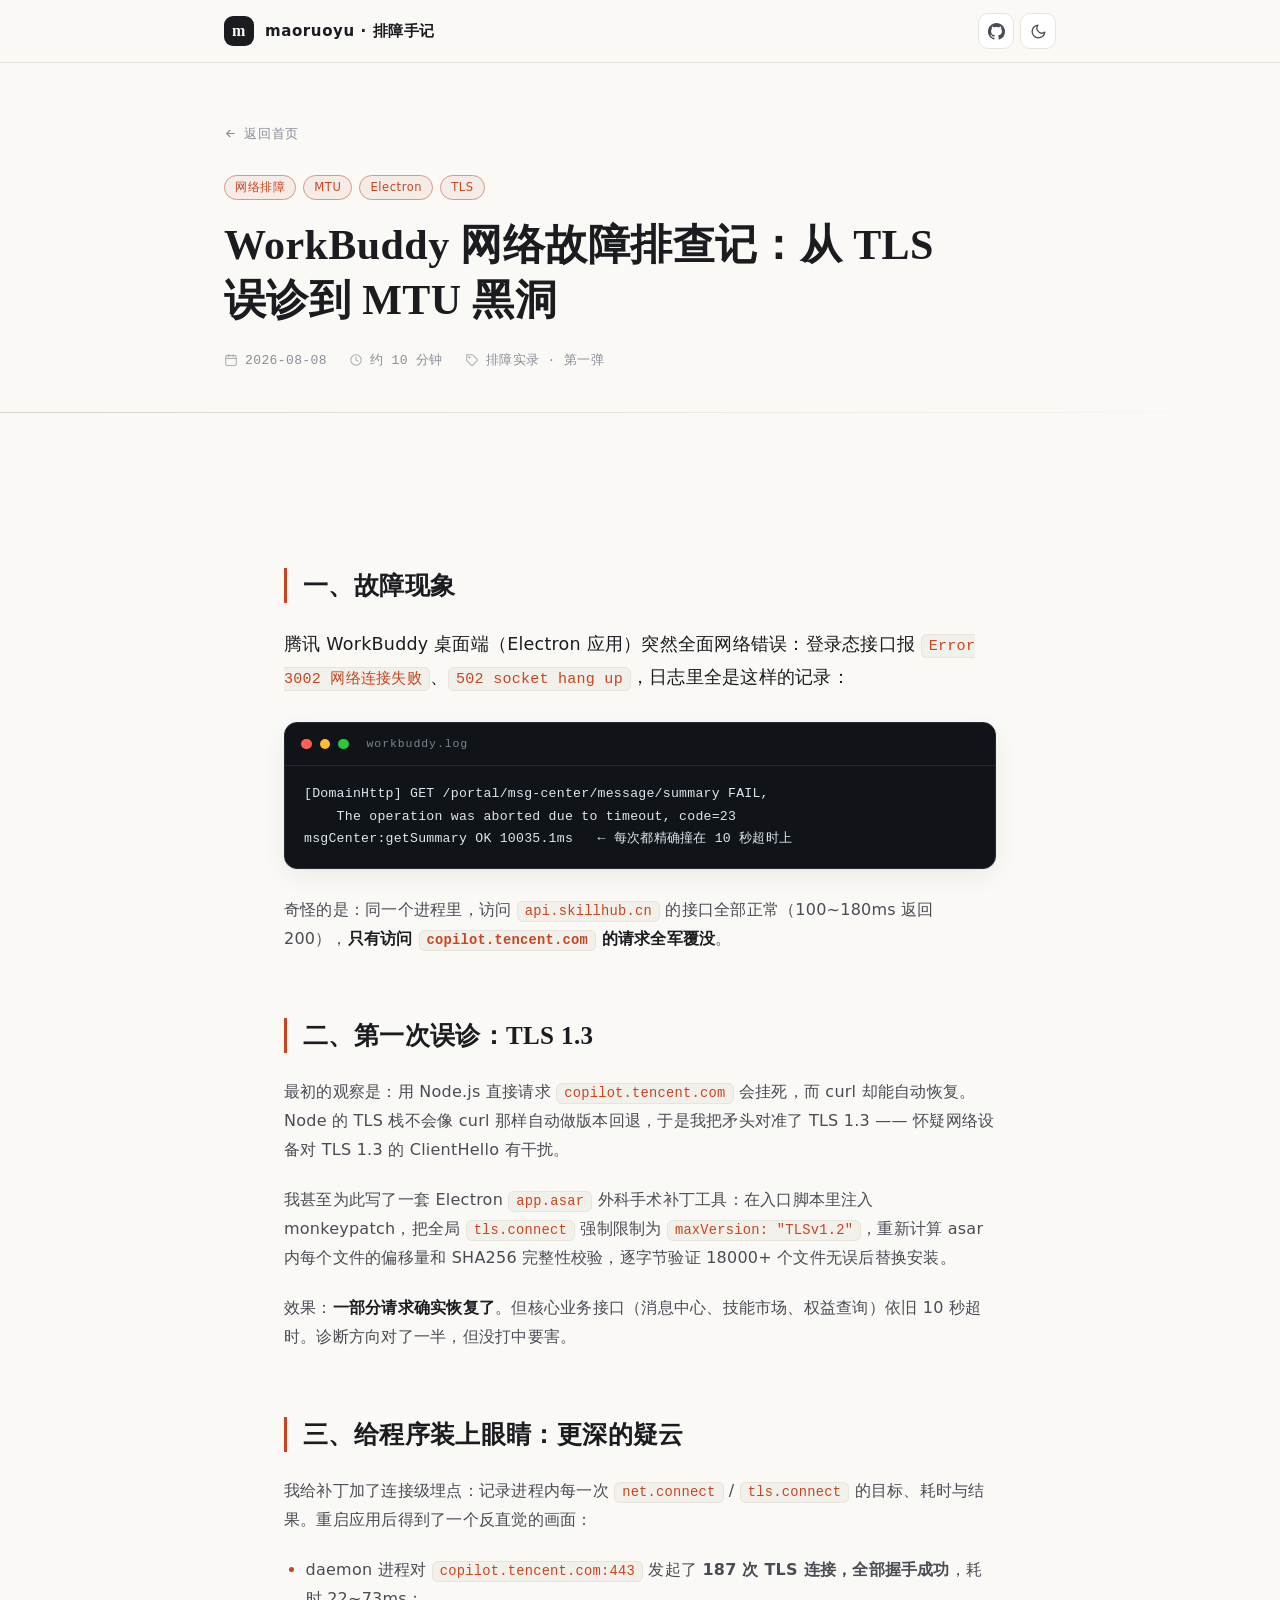
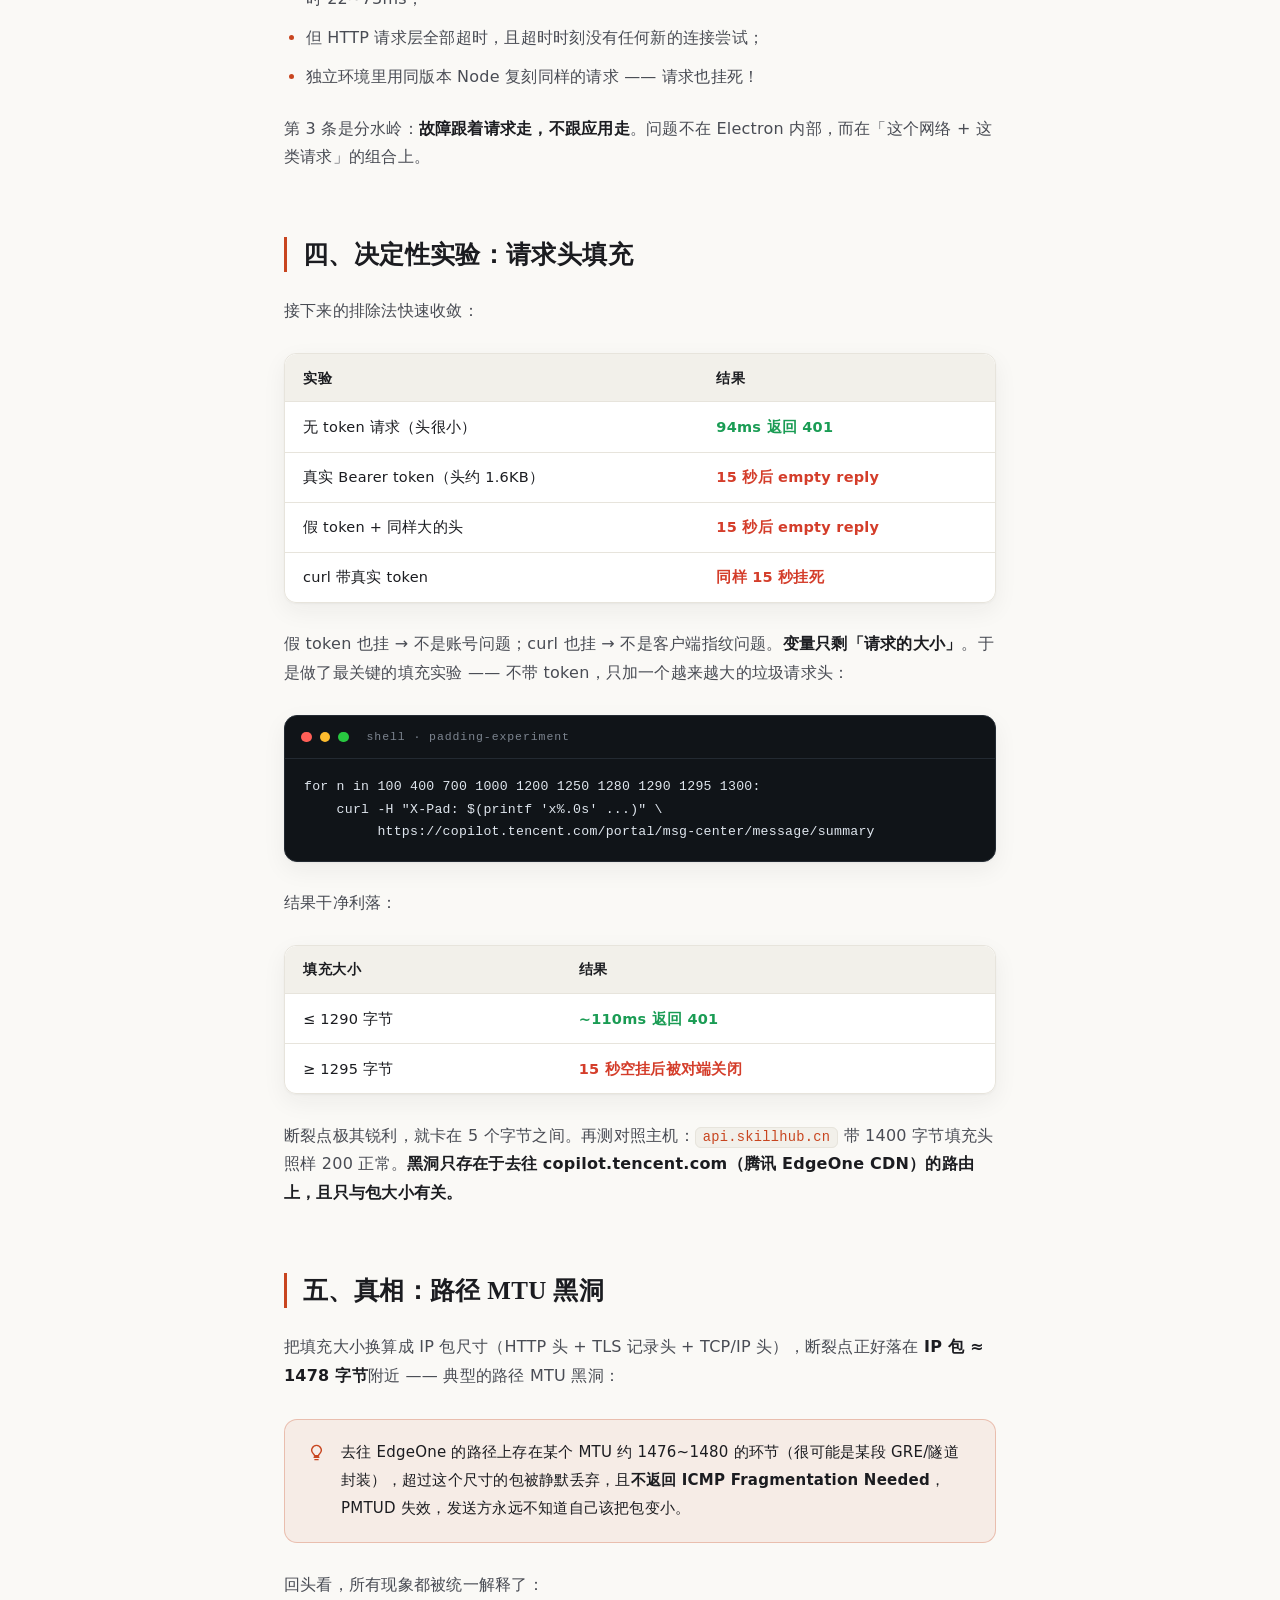
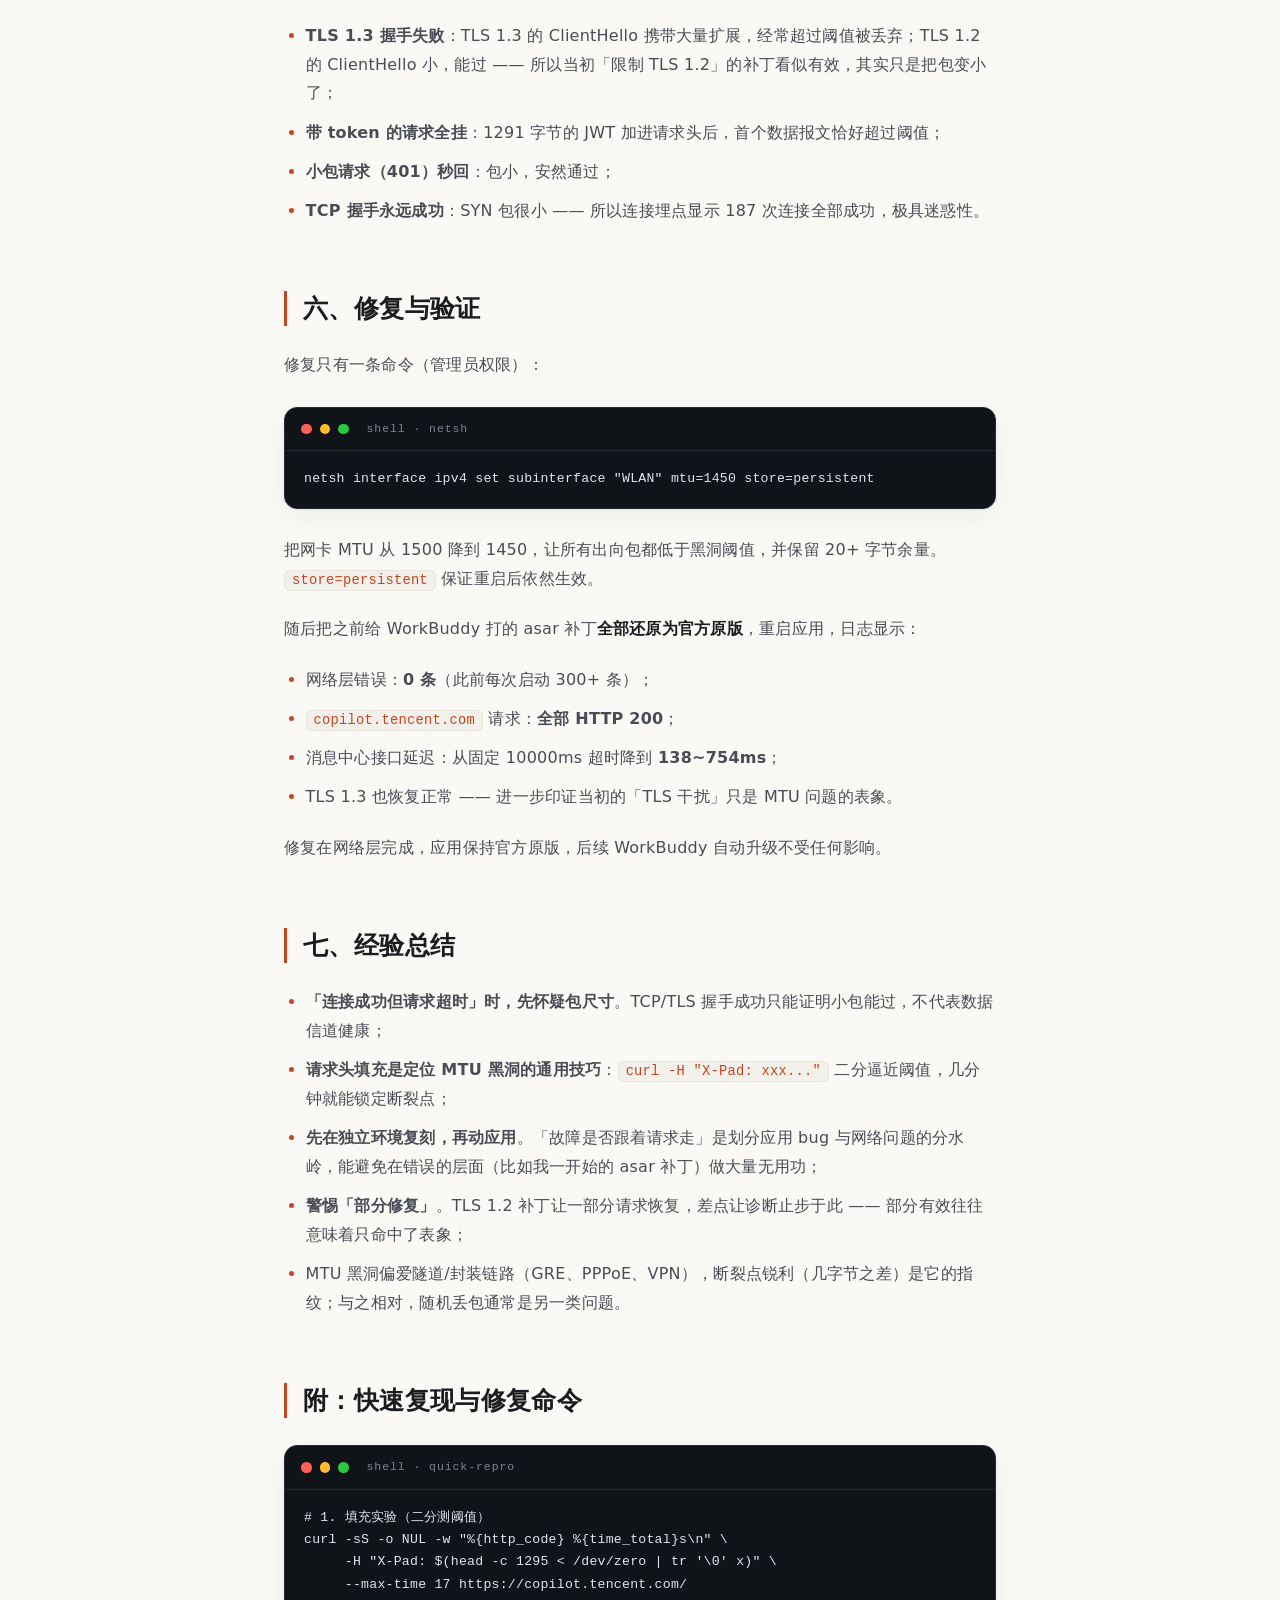
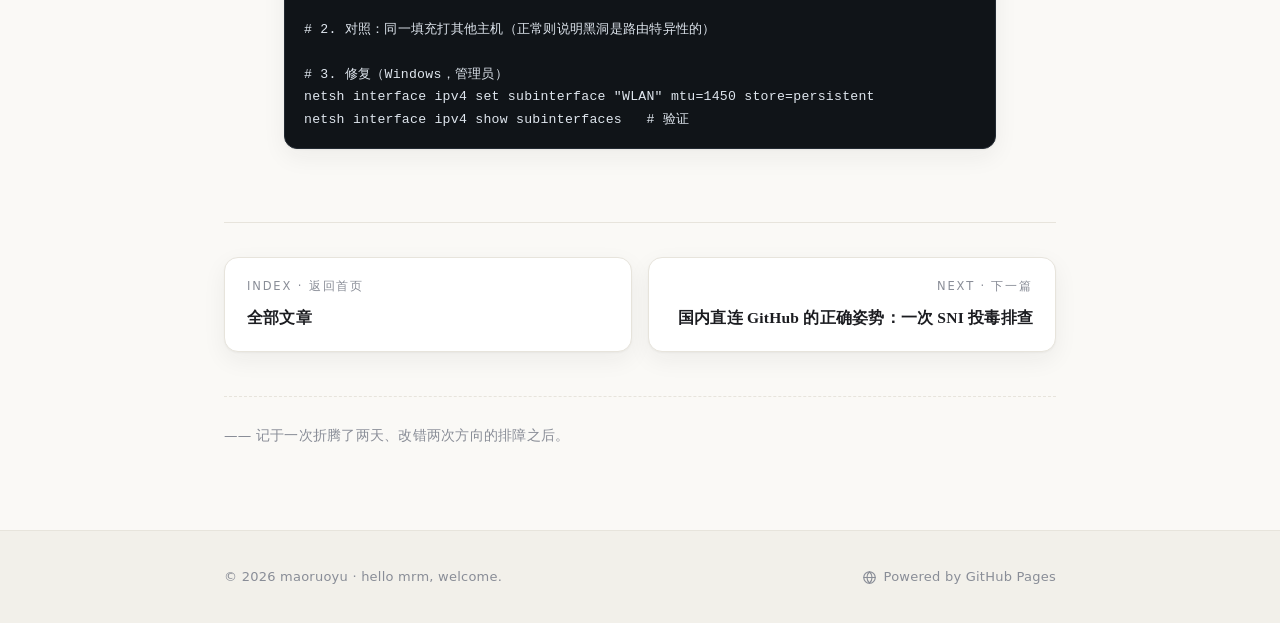
<file: posts/2026-08-08-workbuddy-mtu-blackhole.html>
<!DOCTYPE html>
<html lang="zh-CN">
<head>
<meta charset="UTF-8">
<meta name="viewport" content="width=device-width, initial-scale=1.0">
<title>WorkBuddy 网络故障排查记：从 TLS 误诊到 MTU 黑洞 · maoruoyu</title>
<meta name="description" content="连接全部握手成功、请求却集体超时。一个垃圾请求头二分逼近，锁定 IP 包 1478 字节断裂点——典型的路径 MTU 黑洞。">
<link rel="icon" href="data:image/svg+xml,%3Csvg xmlns='http://www.w3.org/2000/svg' viewBox='0 0 64 64'%3E%3Crect width='64' height='64' rx='14' fill='%23c8451f'/%3E%3Ctext x='32' y='45' font-family='Georgia,serif' font-size='40' font-weight='700' fill='%23fff' text-anchor='middle'%3Em%3C/text%3E%3C/svg%3E">
<link rel="stylesheet" href="../assets/style.css">
<script>
(function () {
  var t = null;
  try { t = localStorage.getItem("theme"); } catch (e) {}
  if (t !== "dark" && t !== "light") {
    t = window.matchMedia("(prefers-color-scheme: dark)").matches ? "dark" : "light";
  }
  document.documentElement.setAttribute("data-theme", t);
})();
</script>
</head>
<body>

<div class="progress" aria-hidden="true"><i></i></div>

<header class="site-head">
  <div class="container">
    <a class="brand" href="../index.html">
      <span class="mark">m</span>
      <span>maoruoyu · 排障手记</span>
    </a>
    <div class="head-actions">
      <a class="icon-btn" href="https://github.com/maoruoyu" target="_blank" rel="noopener" title="GitHub" aria-label="GitHub">
        <svg viewBox="0 0 16 16" fill="currentColor" aria-hidden="true"><path d="M8 0C3.58 0 0 3.58 0 8c0 3.54 2.29 6.53 5.47 7.59.4.07.55-.17.55-.38 0-.19-.01-.82-.01-1.49-2.01.37-2.53-.49-2.69-.94-.09-.23-.48-.94-.82-1.13-.28-.15-.68-.52-.01-.53.63-.01 1.08.58 1.23.82.72 1.21 1.87.87 2.33.66.07-.52.28-.87.51-1.07-1.78-.2-3.64-.89-3.64-3.95 0-.87.31-1.59.82-2.15-.08-.2-.36-1.02.08-2.12 0 0 .67-.21 2.2.82.64-.18 1.32-.27 2-.27s1.36.09 2 .27c1.53-1.04 2.2-.82 2.2-.82.44 1.1.16 1.92.08 2.12.51.56.82 1.27.82 2.15 0 3.07-1.87 3.75-3.65 3.95.29.25.54.73.54 1.48 0 1.07-.01 1.93-.01 2.2 0 .21.15.46.55.38A8.01 8.01 0 0 0 16 8c0-4.42-3.58-8-8-8z"/></svg>
      </a>
      <button class="icon-btn" type="button" data-theme-toggle title="切换明暗主题" aria-label="切换明暗主题">
        <svg class="moon" viewBox="0 0 24 24" fill="none" stroke="currentColor" stroke-width="1.8" stroke-linecap="round" stroke-linejoin="round" aria-hidden="true"><path d="M21 12.79A9 9 0 1 1 11.21 3 7 7 0 0 0 21 12.79z"/></svg>
        <svg class="sun" viewBox="0 0 24 24" fill="none" stroke="currentColor" stroke-width="1.8" stroke-linecap="round" stroke-linejoin="round" aria-hidden="true"><circle cx="12" cy="12" r="4.2"/><path d="M12 2.5v2.2M12 19.3v2.2M4.6 4.6l1.55 1.55M17.85 17.85l1.55 1.55M2.5 12h2.2M19.3 12h2.2M4.6 19.4l1.55-1.55M17.85 6.15L19.4 4.6"/></svg>
      </button>
    </div>
  </div>
</header>

<article>
  <div class="post-hero">
    <div class="container">
      <a class="crumb" href="../index.html">
        <svg viewBox="0 0 24 24" fill="none" stroke="currentColor" stroke-width="2" stroke-linecap="round" stroke-linejoin="round" aria-hidden="true"><path d="M19 12H5M11 18l-6-6 6-6"/></svg>
        返回首页
      </a>
      <div class="chips">
        <span class="chip">网络排障</span>
        <span class="chip">MTU</span>
        <span class="chip">Electron</span>
        <span class="chip">TLS</span>
      </div>
      <h1 class="post-title">WorkBuddy 网络故障排查记：从 TLS 误诊到 MTU 黑洞</h1>
      <div class="post-meta">
        <span>
          <svg viewBox="0 0 24 24" fill="none" stroke="currentColor" stroke-width="1.8" stroke-linecap="round" stroke-linejoin="round" aria-hidden="true"><rect x="3" y="4.5" width="18" height="17" rx="2.5"/><path d="M3 9.5h18M8 2.5v4M16 2.5v4"/></svg>
          2026-08-08
        </span>
        <span>
          <svg viewBox="0 0 24 24" fill="none" stroke="currentColor" stroke-width="1.8" stroke-linecap="round" stroke-linejoin="round" aria-hidden="true"><circle cx="12" cy="12" r="9"/><path d="M12 7v5l3.2 2"/></svg>
          约 10 分钟
        </span>
        <span>
          <svg viewBox="0 0 24 24" fill="none" stroke="currentColor" stroke-width="1.8" stroke-linecap="round" stroke-linejoin="round" aria-hidden="true"><path d="M20.6 13.4 13.4 20.6a2 2 0 0 1-2.8 0L3 13V3h10l7.6 7.6a2 2 0 0 1 0 2.8z"/><circle cx="7.5" cy="7.5" r="1"/></svg>
          排障实录 · 第一弹
        </span>
      </div>
    </div>
  </div>

  <div class="post-body">
    <div class="container">

      <h2>一、故障现象</h2>
      <p class="lead">腾讯 WorkBuddy 桌面端（Electron 应用）突然全面网络错误：登录态接口报 <code>Error 3002 网络连接失败</code>、<code>502 socket hang up</code>，日志里全是这样的记录：</p>
      <div class="codewin">
        <div class="codewin-bar"><i></i><i></i><i></i><span>workbuddy.log</span></div>
        <pre><code>[DomainHttp] GET /portal/msg-center/message/summary FAIL,
    The operation was aborted due to timeout, code=23
msgCenter:getSummary OK 10035.1ms   ← 每次都精确撞在 10 秒超时上</code></pre>
      </div>
      <p>奇怪的是：同一个进程里，访问 <code>api.skillhub.cn</code> 的接口全部正常（100~180ms 返回 200），<strong>只有访问 <code>copilot.tencent.com</code> 的请求全军覆没</strong>。</p>

      <h2>二、第一次误诊：TLS 1.3</h2>
      <p>最初的观察是：用 Node.js 直接请求 <code>copilot.tencent.com</code> 会挂死，而 curl 却能自动恢复。Node 的 TLS 栈不会像 curl 那样自动做版本回退，于是我把矛头对准了 TLS 1.3 —— 怀疑网络设备对 TLS 1.3 的 ClientHello 有干扰。</p>
      <p>我甚至为此写了一套 Electron <code>app.asar</code> 外科手术补丁工具：在入口脚本里注入 monkeypatch，把全局 <code>tls.connect</code> 强制限制为 <code>maxVersion: "TLSv1.2"</code>，重新计算 asar 内每个文件的偏移量和 SHA256 完整性校验，逐字节验证 18000+ 个文件无误后替换安装。</p>
      <p>效果：<strong>一部分请求确实恢复了</strong>。但核心业务接口（消息中心、技能市场、权益查询）依旧 10 秒超时。诊断方向对了一半，但没打中要害。</p>

      <h2>三、给程序装上眼睛：更深的疑云</h2>
      <p>我给补丁加了连接级埋点：记录进程内每一次 <code>net.connect</code> / <code>tls.connect</code> 的目标、耗时与结果。重启应用后得到了一个反直觉的画面：</p>
      <ul>
        <li>daemon 进程对 <code>copilot.tencent.com:443</code> 发起了 <strong>187 次 TLS 连接，全部握手成功</strong>，耗时 22~73ms；</li>
        <li>但 HTTP 请求层全部超时，且超时时刻没有任何新的连接尝试；</li>
        <li>独立环境里用同版本 Node 复刻同样的请求 —— 请求也挂死！</li>
      </ul>
      <p>第 3 条是分水岭：<strong>故障跟着请求走，不跟应用走</strong>。问题不在 Electron 内部，而在「这个网络 + 这类请求」的组合上。</p>

      <h2>四、决定性实验：请求头填充</h2>
      <p>接下来的排除法快速收敛：</p>
      <div class="tablewrap">
        <table>
          <thead>
            <tr><th>实验</th><th>结果</th></tr>
          </thead>
          <tbody>
            <tr><td>无 token 请求（头很小）</td><td><span class="ok">94ms 返回 401</span></td></tr>
            <tr><td>真实 Bearer token（头约 1.6KB）</td><td><span class="bad">15 秒后 empty reply</span></td></tr>
            <tr><td>假 token + 同样大的头</td><td><span class="bad">15 秒后 empty reply</span></td></tr>
            <tr><td>curl 带真实 token</td><td><span class="bad">同样 15 秒挂死</span></td></tr>
          </tbody>
        </table>
      </div>
      <p>假 token 也挂 → 不是账号问题；curl 也挂 → 不是客户端指纹问题。<strong>变量只剩「请求的大小」</strong>。于是做了最关键的填充实验 —— 不带 token，只加一个越来越大的垃圾请求头：</p>
      <div class="codewin">
        <div class="codewin-bar"><i></i><i></i><i></i><span>shell · padding-experiment</span></div>
        <pre><code>for n in 100 400 700 1000 1200 1250 1280 1290 1295 1300:
    curl -H "X-Pad: $(printf 'x%.0s' ...)" \
         https://copilot.tencent.com/portal/msg-center/message/summary</code></pre>
      </div>
      <p>结果干净利落：</p>
      <div class="tablewrap">
        <table>
          <thead>
            <tr><th>填充大小</th><th>结果</th></tr>
          </thead>
          <tbody>
            <tr><td>≤ 1290 字节</td><td><span class="ok">~110ms 返回 401</span></td></tr>
            <tr><td>≥ 1295 字节</td><td><span class="bad">15 秒空挂后被对端关闭</span></td></tr>
          </tbody>
        </table>
      </div>
      <p>断裂点极其锐利，就卡在 5 个字节之间。再测对照主机：<code>api.skillhub.cn</code> 带 1400 字节填充头照样 200 正常。<strong>黑洞只存在于去往 copilot.tencent.com（腾讯 EdgeOne CDN）的路由上，且只与包大小有关。</strong></p>

      <h2>五、真相：路径 MTU 黑洞</h2>
      <p>把填充大小换算成 IP 包尺寸（HTTP 头 + TLS 记录头 + TCP/IP 头），断裂点正好落在 <strong>IP 包 ≈ 1478 字节</strong>附近 —— 典型的路径 MTU 黑洞：</p>
      <div class="callout">
        <svg viewBox="0 0 24 24" fill="none" stroke="currentColor" stroke-width="1.8" stroke-linecap="round" stroke-linejoin="round" aria-hidden="true"><path d="M9 18h6M10 21h4M12 3a6 6 0 0 0-4 10.5c.8.7 1.3 1.5 1.5 2.5h5c.2-1 .7-1.8 1.5-2.5A6 6 0 0 0 12 3z"/></svg>
        <p>去往 EdgeOne 的路径上存在某个 MTU 约 1476~1480 的环节（很可能是某段 GRE/隧道封装），超过这个尺寸的包被静默丢弃，且<strong>不返回 ICMP Fragmentation Needed</strong>，PMTUD 失效，发送方永远不知道自己该把包变小。</p>
      </div>
      <p>回头看，所有现象都被统一解释了：</p>
      <ul>
        <li><strong>TLS 1.3 握手失败</strong>：TLS 1.3 的 ClientHello 携带大量扩展，经常超过阈值被丢弃；TLS 1.2 的 ClientHello 小，能过 —— 所以当初「限制 TLS 1.2」的补丁看似有效，其实只是把包变小了；</li>
        <li><strong>带 token 的请求全挂</strong>：1291 字节的 JWT 加进请求头后，首个数据报文恰好超过阈值；</li>
        <li><strong>小包请求（401）秒回</strong>：包小，安然通过；</li>
        <li><strong>TCP 握手永远成功</strong>：SYN 包很小 —— 所以连接埋点显示 187 次连接全部成功，极具迷惑性。</li>
      </ul>

      <h2>六、修复与验证</h2>
      <p>修复只有一条命令（管理员权限）：</p>
      <div class="codewin">
        <div class="codewin-bar"><i></i><i></i><i></i><span>shell · netsh</span></div>
        <pre><code>netsh interface ipv4 set subinterface "WLAN" mtu=1450 store=persistent</code></pre>
      </div>
      <p>把网卡 MTU 从 1500 降到 1450，让所有出向包都低于黑洞阈值，并保留 20+ 字节余量。<code>store=persistent</code> 保证重启后依然生效。</p>
      <p>随后把之前给 WorkBuddy 打的 asar 补丁<strong>全部还原为官方原版</strong>，重启应用，日志显示：</p>
      <ul>
        <li>网络层错误：<strong>0 条</strong>（此前每次启动 300+ 条）；</li>
        <li><code>copilot.tencent.com</code> 请求：<strong>全部 HTTP 200</strong>；</li>
        <li>消息中心接口延迟：从固定 10000ms 超时降到 <strong>138~754ms</strong>；</li>
        <li>TLS 1.3 也恢复正常 —— 进一步印证当初的「TLS 干扰」只是 MTU 问题的表象。</li>
      </ul>
      <p>修复在网络层完成，应用保持官方原版，后续 WorkBuddy 自动升级不受任何影响。</p>

      <h2>七、经验总结</h2>
      <ul>
        <li><strong>「连接成功但请求超时」时，先怀疑包尺寸</strong>。TCP/TLS 握手成功只能证明小包能过，不代表数据信道健康；</li>
        <li><strong>请求头填充是定位 MTU 黑洞的通用技巧</strong>：<code>curl -H "X-Pad: xxx..."</code> 二分逼近阈值，几分钟就能锁定断裂点；</li>
        <li><strong>先在独立环境复刻，再动应用</strong>。「故障是否跟着请求走」是划分应用 bug 与网络问题的分水岭，能避免在错误的层面（比如我一开始的 asar 补丁）做大量无用功；</li>
        <li><strong>警惕「部分修复」</strong>。TLS 1.2 补丁让一部分请求恢复，差点让诊断止步于此 —— 部分有效往往意味着只命中了表象；</li>
        <li>MTU 黑洞偏爱隧道/封装链路（GRE、PPPoE、VPN），断裂点锐利（几字节之差）是它的指纹；与之相对，随机丢包通常是另一类问题。</li>
      </ul>

      <h2>附：快速复现与修复命令</h2>
      <div class="codewin">
        <div class="codewin-bar"><i></i><i></i><i></i><span>shell · quick-repro</span></div>
        <pre><code># 1. 填充实验（二分测阈值）
curl -sS -o NUL -w "%{http_code} %{time_total}s\n" \
     -H "X-Pad: $(head -c 1295 &lt; /dev/zero | tr '\0' x)" \
     --max-time 17 https://copilot.tencent.com/

# 2. 对照：同一填充打其他主机（正常则说明黑洞是路由特异性的）

# 3. 修复（Windows，管理员）
netsh interface ipv4 set subinterface "WLAN" mtu=1450 store=persistent
netsh interface ipv4 show subinterfaces   # 验证</code></pre>
      </div>

    </div>
  </div>

  <div class="post-foot">
    <div class="container">
      <nav class="post-nav">
        <a class="home" href="../index.html">
          <small>Index · 返回首页</small>
          <b>全部文章</b>
        </a>
        <a class="next" href="2026-08-08-github-sni-fix.html">
          <small>Next · 下一篇</small>
          <b>国内直连 GitHub 的正确姿势：一次 SNI 投毒排查</b>
        </a>
      </nav>
      <p class="colophon">—— 记于一次折腾了两天、改错两次方向的排障之后。</p>
    </div>
  </div>
</article>

<footer class="site-foot">
  <div class="container">
    <span>© <span data-year>2026</span> maoruoyu · hello mrm, welcome.</span>
    <a href="https://pages.github.com" target="_blank" rel="noopener">
      <svg viewBox="0 0 24 24" fill="none" stroke="currentColor" stroke-width="1.8" stroke-linecap="round" stroke-linejoin="round" aria-hidden="true"><circle cx="12" cy="12" r="9.2"/><path d="M3 12h18M12 2.8c2.6 2.5 4 5.7 4 9.2s-1.4 6.7-4 9.2c-2.6-2.5-4-5.7-4-9.2s1.4-6.7 4-9.2z"/></svg>
      Powered by GitHub Pages
    </a>
  </div>
</footer>

<button class="to-top" type="button" aria-label="回到顶部">
  <svg viewBox="0 0 24 24" fill="none" stroke="currentColor" stroke-width="2" stroke-linecap="round" stroke-linejoin="round" aria-hidden="true"><path d="M12 19V5M6 11l6-6 6 6"/></svg>
</button>

<script src="../assets/blog.js"></script>
</body>
</html>
</file>
<file: assets/style.css>
/* ============================================================
   maoruoyu.github.io — editorial design system
   纸墨 × 朱砂：衬线标题 / 无衬线正文 / 暗色代码窗
   ============================================================ */

:root {
  --bg: #faf9f6;
  --bg-soft: #f2f0ea;
  --card: #ffffff;
  --ink: #1b1c20;
  --ink-2: #494c54;
  --ink-3: #898d97;
  --line: #e7e4dc;
  --line-strong: #d8d4c9;
  --accent: #c8451f;
  --accent-hover: #a93815;
  --accent-soft: rgba(200, 69, 31, 0.07);
  --accent-glow: rgba(200, 69, 31, 0.16);
  --code-bg: #101418;
  --code-ink: #dfe6ee;
  --code-line: #232a32;
  --shadow: 0 1px 2px rgba(27, 28, 32, 0.04), 0 8px 24px rgba(27, 28, 32, 0.06);
  --shadow-lift: 0 2px 4px rgba(27, 28, 32, 0.05), 0 18px 44px rgba(27, 28, 32, 0.1);
  --serif: "Source Han Serif SC", "Noto Serif SC", "Songti SC", STSong, SimSun, Georgia, "Times New Roman", serif;
  --sans: system-ui, -apple-system, "Segoe UI", "PingFang SC", "Microsoft YaHei", sans-serif;
  --mono: "JetBrains Mono", "Cascadia Code", Consolas, "Courier New", monospace;
  color-scheme: light;
}

[data-theme="dark"] {
  --bg: #0f1013;
  --bg-soft: #15161b;
  --card: #17181d;
  --ink: #eae8e3;
  --ink-2: #b3b5bc;
  --ink-3: #767a84;
  --line: #26282f;
  --line-strong: #33363f;
  --accent: #ff6a3c;
  --accent-hover: #ff835d;
  --accent-soft: rgba(255, 106, 60, 0.09);
  --accent-glow: rgba(255, 106, 60, 0.2);
  --code-bg: #0b0e11;
  --code-ink: #d6dee8;
  --code-line: #1d242c;
  --shadow: 0 1px 2px rgba(0, 0, 0, 0.3), 0 8px 24px rgba(0, 0, 0, 0.35);
  --shadow-lift: 0 2px 4px rgba(0, 0, 0, 0.35), 0 18px 44px rgba(0, 0, 0, 0.5);
  color-scheme: dark;
}

/* ---------- base ---------- */

* { box-sizing: border-box; }

html { scroll-behavior: smooth; }

body {
  margin: 0;
  background: var(--bg);
  color: var(--ink);
  font-family: var(--sans);
  font-size: 16px;
  line-height: 1.8;
  letter-spacing: 0.015em;
  -webkit-font-smoothing: antialiased;
  text-rendering: optimizeLegibility;
  transition: background 0.35s ease, color 0.35s ease;
}

::selection { background: var(--accent-glow); }

a { color: var(--accent); text-decoration: none; transition: color 0.2s ease; }
a:hover { color: var(--accent-hover); }

.container { max-width: 880px; margin: 0 auto; padding: 0 24px; }

:focus-visible { outline: 2px solid var(--accent); outline-offset: 3px; border-radius: 4px; }

/* ---------- reading progress ---------- */

.progress {
  position: fixed; top: 0; left: 0; right: 0; height: 3px;
  background: transparent; z-index: 60;
}
.progress > i {
  display: block; height: 100%; width: 0;
  background: linear-gradient(90deg, var(--accent), var(--accent-hover));
  box-shadow: 0 0 8px var(--accent-glow);
  transition: width 0.08s linear;
}

/* ---------- site header ---------- */

.site-head {
  position: sticky; top: 0; z-index: 50;
  backdrop-filter: blur(14px);
  -webkit-backdrop-filter: blur(14px);
  background: color-mix(in srgb, var(--bg) 78%, transparent);
  border-bottom: 1px solid var(--line);
}
.site-head .container {
  display: flex; align-items: center; justify-content: space-between;
  height: 62px;
}
.brand {
  display: flex; align-items: center; gap: 11px;
  color: var(--ink); font-weight: 600; font-size: 15px; letter-spacing: 0.04em;
}
.brand:hover { color: var(--ink); }
.brand .mark {
  width: 30px; height: 30px; border-radius: 9px;
  display: grid; place-items: center;
  background: var(--ink); color: var(--bg);
  font-family: var(--serif); font-size: 16px; font-weight: 700;
  transition: transform 0.3s cubic-bezier(0.34, 1.56, 0.64, 1), background 0.3s ease;
}
.brand:hover .mark { transform: rotate(-8deg) scale(1.06); background: var(--accent); color: #fff; }

.head-actions { display: flex; align-items: center; gap: 6px; }
.icon-btn {
  width: 36px; height: 36px; border: 1px solid var(--line);
  border-radius: 10px; background: var(--card);
  display: grid; place-items: center; cursor: pointer;
  color: var(--ink-2);
  transition: all 0.25s ease;
}
.icon-btn:hover { color: var(--accent); border-color: var(--accent); transform: translateY(-1px); }
.icon-btn svg { width: 17px; height: 17px; }
[data-theme="dark"] .icon-btn .moon { display: none; }
:root:not([data-theme="dark"]) .icon-btn .sun { display: none; }

/* ---------- hero (index) ---------- */

.hero {
  position: relative; overflow: hidden;
  padding: 96px 0 72px;
  border-bottom: 1px solid var(--line);
}
.hero::before, .hero::after {
  content: ""; position: absolute; border-radius: 50%;
  filter: blur(90px); opacity: 0.55; pointer-events: none;
}
.hero::before {
  width: 520px; height: 520px; right: -140px; top: -220px;
  background: radial-gradient(circle, var(--accent-glow), transparent 65%);
  animation: drift 16s ease-in-out infinite alternate;
}
.hero::after {
  width: 420px; height: 420px; left: -160px; bottom: -240px;
  background: radial-gradient(circle, color-mix(in srgb, var(--accent-glow) 60%, transparent), transparent 65%);
  animation: drift 20s ease-in-out infinite alternate-reverse;
}
@keyframes drift {
  from { transform: translate(0, 0) scale(1); }
  to { transform: translate(-46px, 34px) scale(1.12); }
}
.hero-grid {
  position: absolute; inset: 0; pointer-events: none;
  background-image:
    linear-gradient(var(--line) 1px, transparent 1px),
    linear-gradient(90deg, var(--line) 1px, transparent 1px);
  background-size: 44px 44px;
  mask-image: radial-gradient(ellipse 90% 80% at 50% 0%, black 30%, transparent 78%);
  -webkit-mask-image: radial-gradient(ellipse 90% 80% at 50% 0%, black 30%, transparent 78%);
  opacity: 0.5;
}
.hero-inner { position: relative; z-index: 1; }
.hero .kicker {
  display: inline-flex; align-items: center; gap: 8px;
  font-size: 12.5px; letter-spacing: 0.22em; text-transform: uppercase;
  color: var(--ink-3); margin: 0 0 22px;
}
.hero .kicker::before {
  content: ""; width: 26px; height: 1px; background: var(--accent);
}
.hero h1 {
  font-family: var(--serif); font-weight: 700;
  font-size: clamp(38px, 6.2vw, 58px);
  line-height: 1.22; letter-spacing: 0.01em;
  margin: 0 0 20px;
}
.hero h1 em {
  font-style: normal; color: var(--accent);
  background: linear-gradient(transparent 64%, var(--accent-glow) 64%);
  padding: 0 2px;
}
.hero .lede {
  max-width: 560px; margin: 0;
  color: var(--ink-2); font-size: 16.5px; line-height: 1.9;
}
.hero-meta {
  display: flex; flex-wrap: wrap; gap: 20px;
  margin-top: 34px; font-size: 13px; color: var(--ink-3);
}
.hero-meta span { display: inline-flex; align-items: center; gap: 7px; }
.hero-meta svg { width: 14px; height: 14px; opacity: 0.75; }

/* ---------- section titles ---------- */

.section { padding: 66px 0 84px; }
.section-head {
  display: flex; align-items: baseline; justify-content: space-between;
  margin-bottom: 30px;
}
.section-head h2 {
  font-family: var(--serif); font-size: 24px; font-weight: 700;
  margin: 0; letter-spacing: 0.02em;
}
.section-head .count { font-size: 13px; color: var(--ink-3); font-family: var(--mono); }

/* ---------- post cards ---------- */

.post-list { display: flex; flex-direction: column; gap: 16px; }

.post-card {
  display: grid; grid-template-columns: 92px 1fr 34px; gap: 26px;
  align-items: center;
  background: var(--card);
  border: 1px solid var(--line);
  border-radius: 16px;
  padding: 26px 28px;
  color: inherit;
  box-shadow: var(--shadow);
  transition: transform 0.3s ease, box-shadow 0.3s ease, border-color 0.3s ease;
}
.post-card:hover {
  transform: translateY(-3px);
  box-shadow: var(--shadow-lift);
  border-color: var(--line-strong);
  color: inherit;
}
.post-card .date {
  text-align: center;
  border-right: 1px solid var(--line);
  padding-right: 24px;
}
.post-card .date b {
  display: block; font-family: var(--serif); font-weight: 700;
  font-size: 34px; line-height: 1.05; color: var(--ink);
  font-variant-numeric: tabular-nums;
  transition: color 0.25s ease;
}
.post-card:hover .date b { color: var(--accent); }
.post-card .date small {
  display: block; margin-top: 5px;
  font-size: 11.5px; letter-spacing: 0.14em; color: var(--ink-3);
  font-family: var(--mono);
}
.post-card h3 {
  font-family: var(--serif); font-size: 20.5px; font-weight: 700;
  line-height: 1.45; margin: 0 0 9px; letter-spacing: 0.01em;
}
.post-card p {
  margin: 0 0 13px; color: var(--ink-2);
  font-size: 14px; line-height: 1.75;
  display: -webkit-box; -webkit-line-clamp: 2; -webkit-box-orient: vertical; overflow: hidden;
}
.chips { display: flex; flex-wrap: wrap; gap: 7px; }
.chip {
  font-size: 11.5px; line-height: 1; padding: 5.5px 10px;
  border: 1px solid var(--line-strong); border-radius: 999px;
  color: var(--ink-3); letter-spacing: 0.05em;
  transition: all 0.25s ease;
}
.post-card:hover .chip { border-color: color-mix(in srgb, var(--accent) 45%, var(--line-strong)); color: var(--accent); }
.post-card .go {
  width: 34px; height: 34px; border-radius: 50%;
  display: grid; place-items: center;
  color: var(--ink-3);
  transition: all 0.3s ease;
}
.post-card:hover .go { color: #fff; background: var(--accent); transform: translateX(4px); }
.post-card .go svg { width: 15px; height: 15px; }

/* ---------- article page ---------- */

.post-hero { padding: 58px 0 44px; position: relative; }
.crumb {
  display: inline-flex; align-items: center; gap: 7px;
  font-size: 13px; color: var(--ink-3); letter-spacing: 0.06em;
  margin-bottom: 30px;
}
.crumb:hover { color: var(--accent); }
.crumb svg { width: 13px; height: 13px; transition: transform 0.25s ease; }
.crumb:hover svg { transform: translateX(-3px); }

.post-hero .chips { margin-bottom: 18px; }
.post-hero .chip { border-color: color-mix(in srgb, var(--accent) 40%, var(--line-strong)); color: var(--accent); background: var(--accent-soft); }

.post-title {
  font-family: var(--serif); font-weight: 700;
  font-size: clamp(30px, 4.6vw, 42px);
  line-height: 1.32; letter-spacing: 0.01em;
  margin: 0 0 20px;
  max-width: 760px;
}
.post-meta {
  display: flex; flex-wrap: wrap; align-items: center; gap: 8px 22px;
  font-size: 13px; color: var(--ink-3); font-family: var(--mono);
  letter-spacing: 0.03em;
}
.post-meta span { display: inline-flex; align-items: center; gap: 7px; }
.post-meta svg { width: 14px; height: 14px; opacity: 0.7; }
.post-hero::after {
  content: ""; display: block; margin-top: 40px;
  height: 1px; background: linear-gradient(90deg, var(--line-strong), transparent);
}

/* ---------- article typography ---------- */

.post-body { padding: 46px 0 30px; }
.post-body > * { max-width: 760px; }

.post-body p { margin: 0 0 1.35em; color: var(--ink-2); }
.post-body p strong { color: var(--ink); font-weight: 650; }
.post-body .lead { font-size: 17.5px; color: var(--ink); line-height: 1.9; }

.post-body h2 {
  font-family: var(--serif); font-weight: 700;
  font-size: 25px; line-height: 1.4; letter-spacing: 0.015em;
  color: var(--ink);
  margin: 2.6em 0 1em;
  padding-left: 16px;
  border-left: 3px solid var(--accent);
}
.post-body h3 {
  font-family: var(--serif); font-weight: 700;
  font-size: 19px; color: var(--ink);
  margin: 2.1em 0 0.8em;
}
.post-body h3::before { content: "◈ "; color: var(--accent); font-size: 0.75em; vertical-align: 2px; }

.post-body ul, .post-body ol { margin: 0 0 1.4em; padding-left: 1.35em; color: var(--ink-2); }
.post-body li { margin-bottom: 0.65em; }
.post-body li::marker { color: var(--accent); }

.post-body code {
  font-family: var(--mono); font-size: 0.86em;
  background: var(--bg-soft); border: 1px solid var(--line);
  padding: 2px 7px; border-radius: 6px; color: var(--accent);
  word-break: break-word;
}

/* ---------- code windows ---------- */

.codewin {
  position: relative;
  margin: 1.7em 0;
  border-radius: 13px;
  background: var(--code-bg);
  border: 1px solid var(--code-line);
  box-shadow: var(--shadow);
  overflow: hidden;
}
.codewin-bar {
  display: flex; align-items: center; gap: 8px;
  padding: 11px 16px;
  border-bottom: 1px solid var(--code-line);
}
.codewin-bar i { width: 10.5px; height: 10.5px; border-radius: 50%; }
.codewin-bar i:nth-child(1) { background: #ff5f57; }
.codewin-bar i:nth-child(2) { background: #febc2e; }
.codewin-bar i:nth-child(3) { background: #28c840; }
.codewin-bar span {
  margin-left: 10px; font-family: var(--mono);
  font-size: 11.5px; letter-spacing: 0.08em; color: #7d8590;
  text-transform: lowercase;
}
.codewin .copy {
  position: absolute; top: 8px; right: 10px;
  font-family: var(--mono); font-size: 11px; letter-spacing: 0.04em;
  color: #8b949e; background: transparent;
  border: 1px solid transparent; border-radius: 7px;
  padding: 4px 9px; cursor: pointer;
  opacity: 0; transition: all 0.25s ease;
}
.codewin:hover .copy { opacity: 1; }
.codewin .copy:hover { color: #e6edf3; border-color: #30363d; background: #161b22; }
.codewin pre {
  margin: 0; padding: 17px 19px; overflow-x: auto;
  font-family: var(--mono); font-size: 13.2px; line-height: 1.7;
  color: var(--code-ink);
}
.codewin pre code {
  background: none; border: none; padding: 0; color: inherit;
  font-size: inherit; word-break: normal;
}
.codewin pre::-webkit-scrollbar { height: 8px; }
.codewin pre::-webkit-scrollbar-thumb { background: #2d333b; border-radius: 4px; }

/* ---------- tables ---------- */

.tablewrap { margin: 1.7em 0; overflow-x: auto; border-radius: 12px; border: 1px solid var(--line); box-shadow: var(--shadow); }
.post-body table {
  border-collapse: collapse; width: 100%;
  font-size: 14.5px; background: var(--card);
  border-radius: 12px; overflow: hidden;
}
.post-body th, .post-body td { padding: 11.5px 18px; text-align: left; border-bottom: 1px solid var(--line); }
.post-body th {
  background: var(--bg-soft); color: var(--ink);
  font-weight: 650; font-size: 13.5px; letter-spacing: 0.04em;
}
.post-body tr:last-child td { border-bottom: none; }
.post-body tbody tr { transition: background 0.2s ease; }
.post-body tbody tr:hover { background: var(--accent-soft); }

/* ---------- callout ---------- */

.callout {
  display: flex; gap: 15px;
  margin: 1.8em 0; padding: 19px 22px;
  background: var(--accent-soft);
  border: 1px solid color-mix(in srgb, var(--accent) 28%, transparent);
  border-radius: 13px;
  color: var(--ink);
}
.callout svg { flex: none; width: 19px; height: 19px; color: var(--accent); margin-top: 4px; }
.callout p { margin: 0; font-size: 15px; line-height: 1.85; color: var(--ink); }

.ok { color: #1a9c54; font-weight: 650; }
.bad { color: #d43d2a; font-weight: 650; }
[data-theme="dark"] .ok { color: #4ade80; }
[data-theme="dark"] .bad { color: #ff7b6b; }

/* ---------- post footer / nav ---------- */

.post-foot { padding: 16px 0 70px; }
.post-nav {
  display: grid; grid-template-columns: 1fr 1fr; gap: 16px;
  border-top: 1px solid var(--line); padding-top: 34px;
}
.post-nav a {
  border: 1px solid var(--line); border-radius: 14px;
  background: var(--card); padding: 18px 22px;
  color: inherit; box-shadow: var(--shadow);
  transition: all 0.3s ease;
}
.post-nav a:hover { transform: translateY(-2px); box-shadow: var(--shadow-lift); border-color: var(--line-strong); color: inherit; }
.post-nav small { display: block; font-size: 11.5px; letter-spacing: 0.16em; color: var(--ink-3); margin-bottom: 7px; text-transform: uppercase; }
.post-nav b { font-family: var(--serif); font-size: 15.5px; font-weight: 700; line-height: 1.5; }
.post-nav .next { text-align: right; }

.colophon {
  margin-top: 44px; padding-top: 26px;
  border-top: 1px dashed var(--line);
  color: var(--ink-3); font-size: 13.5px;
}

/* ---------- site footer ---------- */

.site-foot {
  border-top: 1px solid var(--line);
  padding: 34px 0;
  background: var(--bg-soft);
}
.site-foot .container {
  display: flex; flex-wrap: wrap; gap: 12px;
  align-items: center; justify-content: space-between;
  font-size: 13px; color: var(--ink-3);
}
.site-foot a { color: var(--ink-3); display: inline-flex; align-items: center; gap: 7px; }
.site-foot a:hover { color: var(--accent); }
.site-foot svg { width: 15px; height: 15px; }

/* ---------- back to top ---------- */

.to-top {
  position: fixed; right: 26px; bottom: 30px; z-index: 40;
  width: 42px; height: 42px; border-radius: 50%;
  border: 1px solid var(--line); background: var(--card);
  color: var(--ink-2); cursor: pointer;
  display: grid; place-items: center;
  box-shadow: var(--shadow);
  opacity: 0; transform: translateY(12px); pointer-events: none;
  transition: all 0.35s ease;
}
.to-top.show { opacity: 1; transform: none; pointer-events: auto; }
.to-top:hover { color: var(--accent); border-color: var(--accent); transform: translateY(-2px); }
.to-top svg { width: 16px; height: 16px; }

/* ---------- reveal animation ---------- */

.reveal { opacity: 0; transform: translateY(18px); transition: opacity 0.7s ease, transform 0.7s cubic-bezier(0.22, 1, 0.36, 1); }
.reveal.in { opacity: 1; transform: none; }

@media (prefers-reduced-motion: reduce) {
  html { scroll-behavior: auto; }
  .reveal { opacity: 1; transform: none; transition: none; }
  .hero::before, .hero::after { animation: none; }
  * { transition-duration: 0.01ms !important; animation-duration: 0.01ms !important; }
}

/* ---------- responsive ---------- */

@media (max-width: 640px) {
  .hero { padding: 66px 0 54px; }
  .post-card { grid-template-columns: 1fr; gap: 16px; padding: 22px; }
  .post-card .date { display: flex; align-items: baseline; gap: 10px; text-align: left; border-right: none; border-bottom: 1px solid var(--line); padding: 0 0 12px; }
  .post-card .date b { font-size: 26px; }
  .post-card .date small { margin-top: 0; }
  .post-card .go { display: none; }
  .post-nav { grid-template-columns: 1fr; }
  .post-nav .next { text-align: left; }
}
</file>
